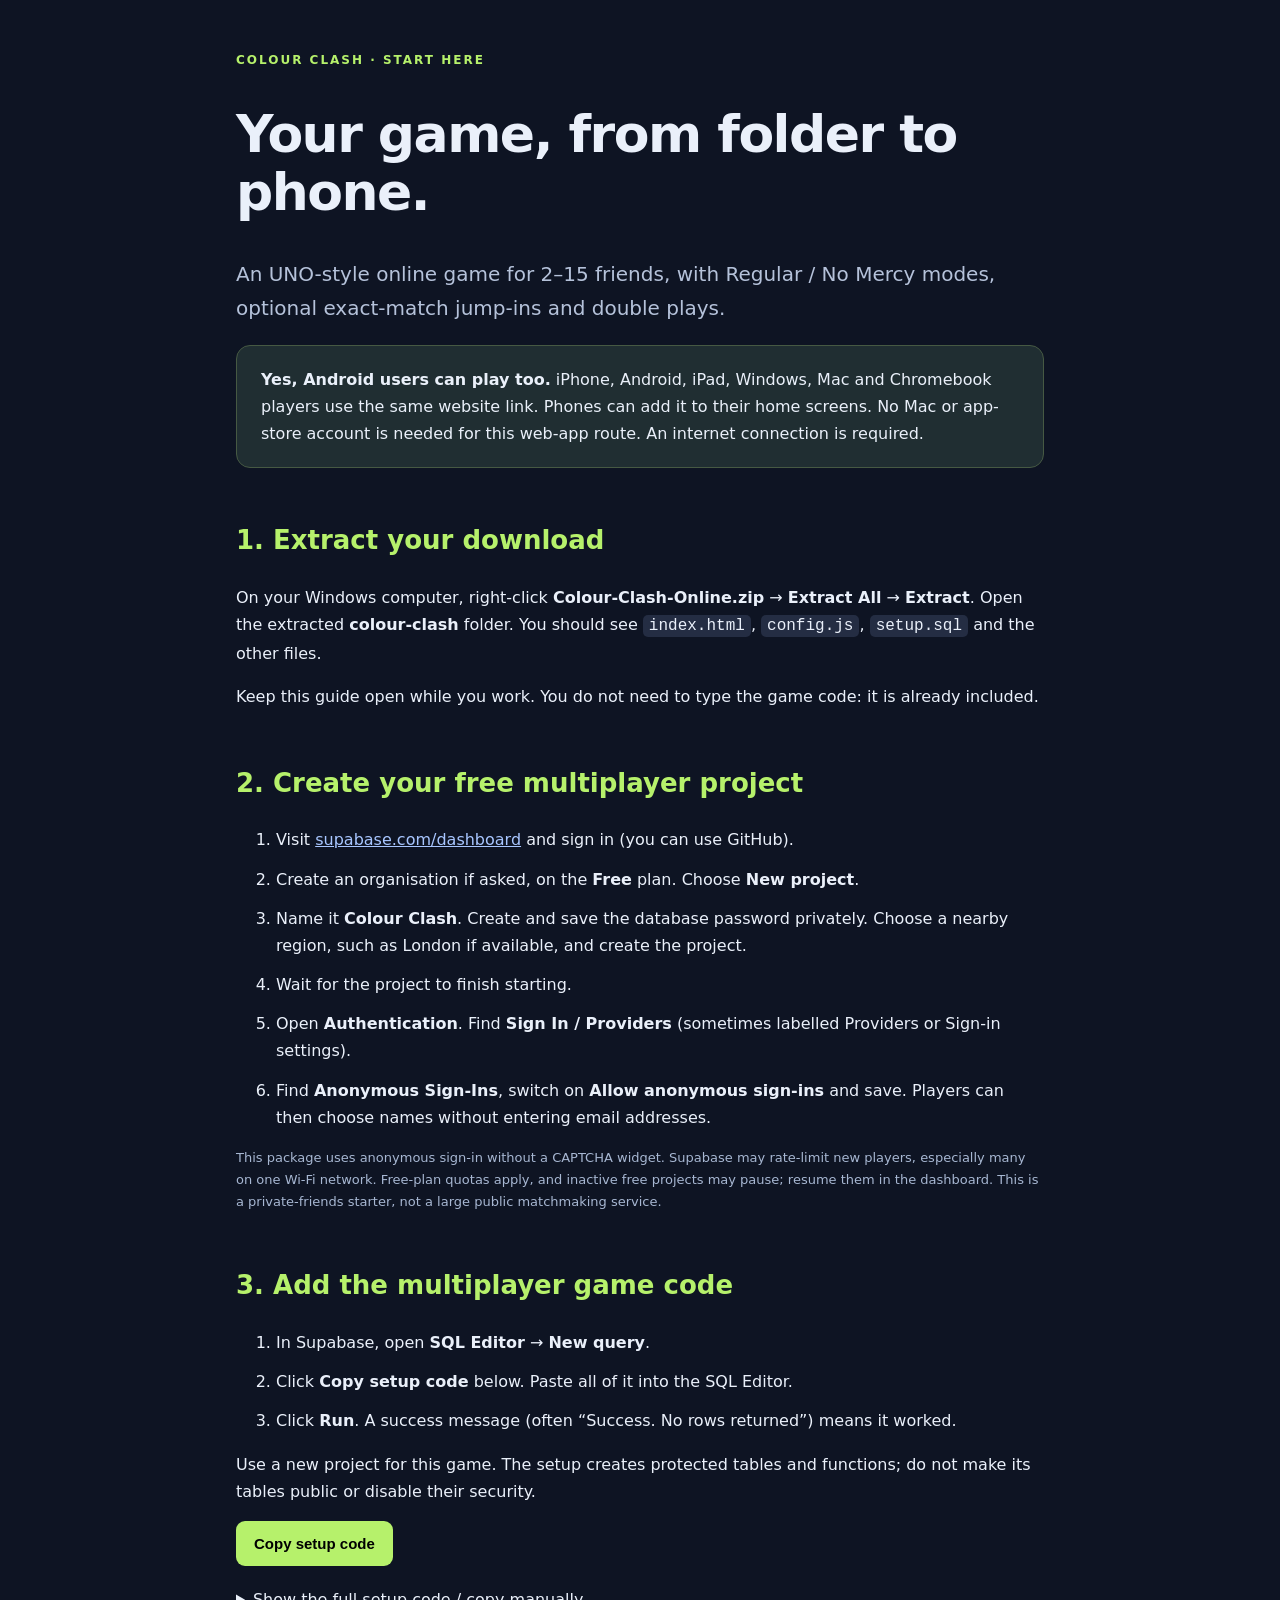
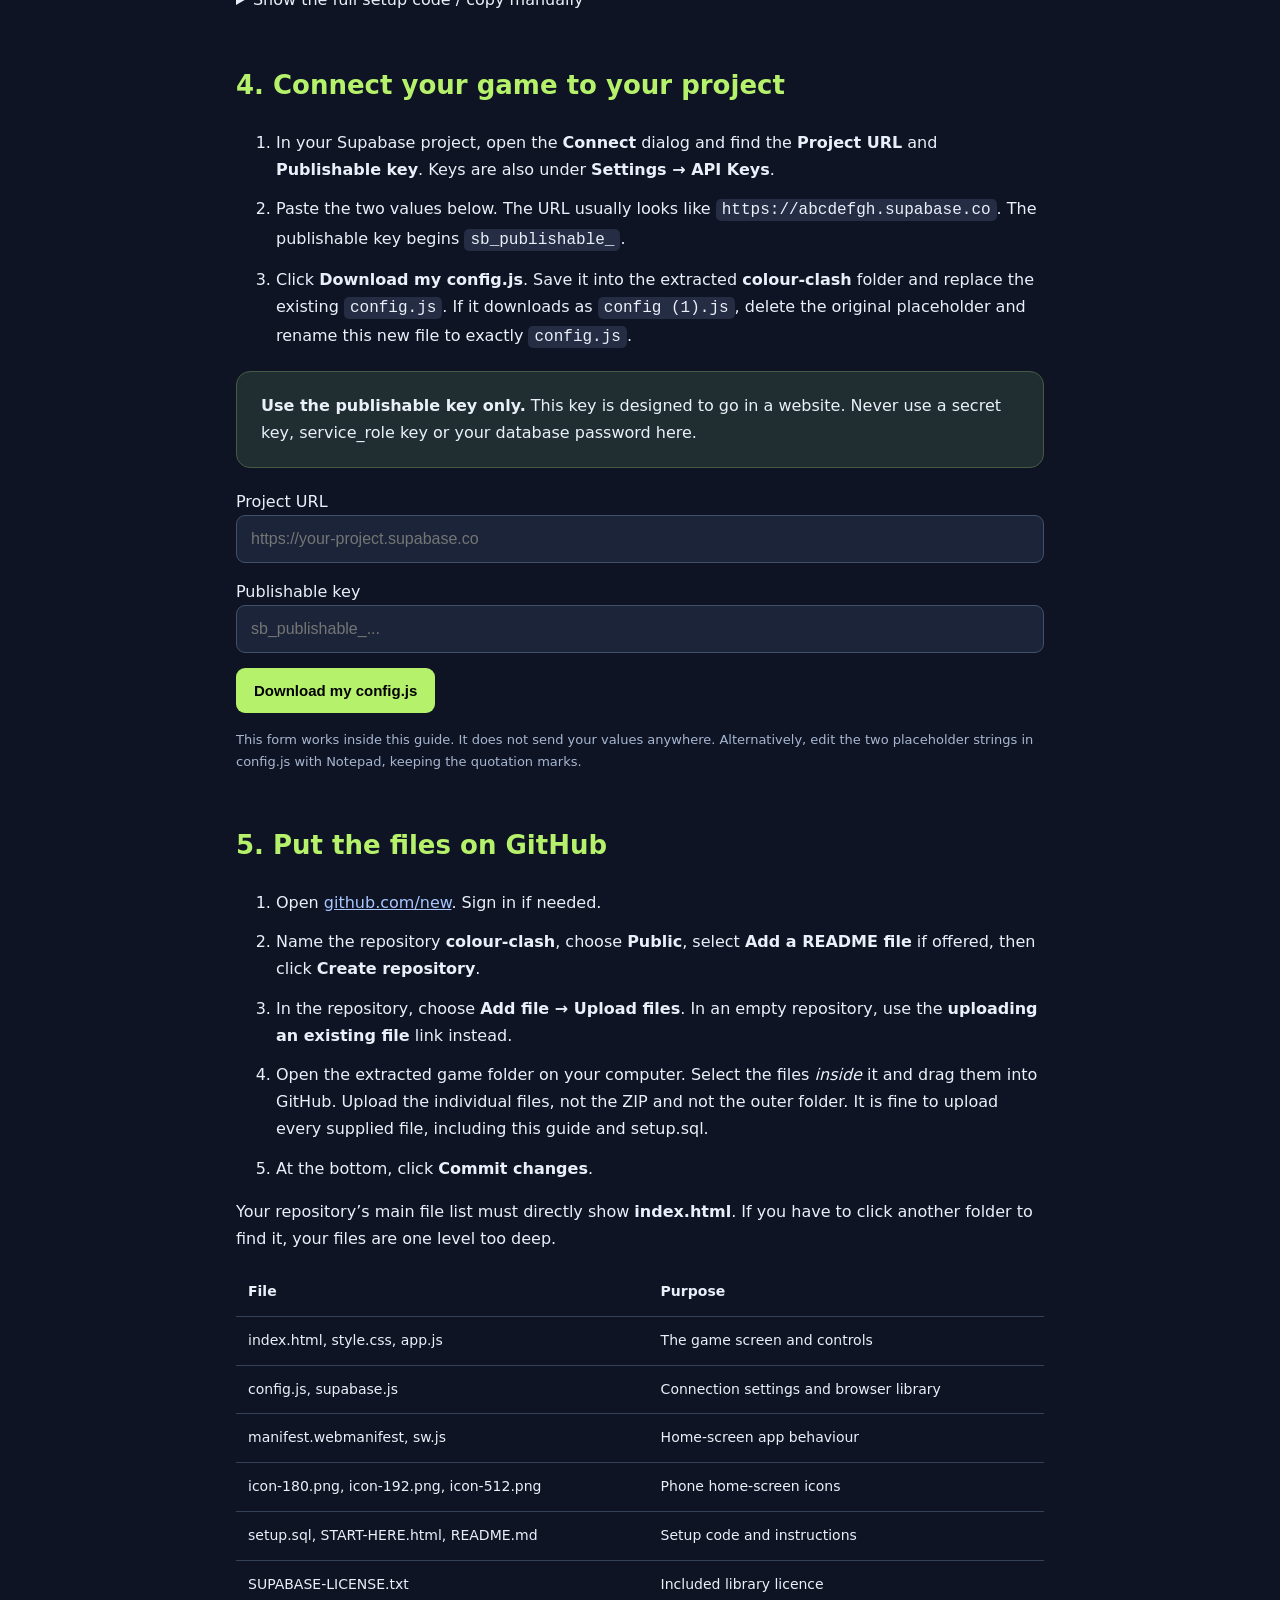
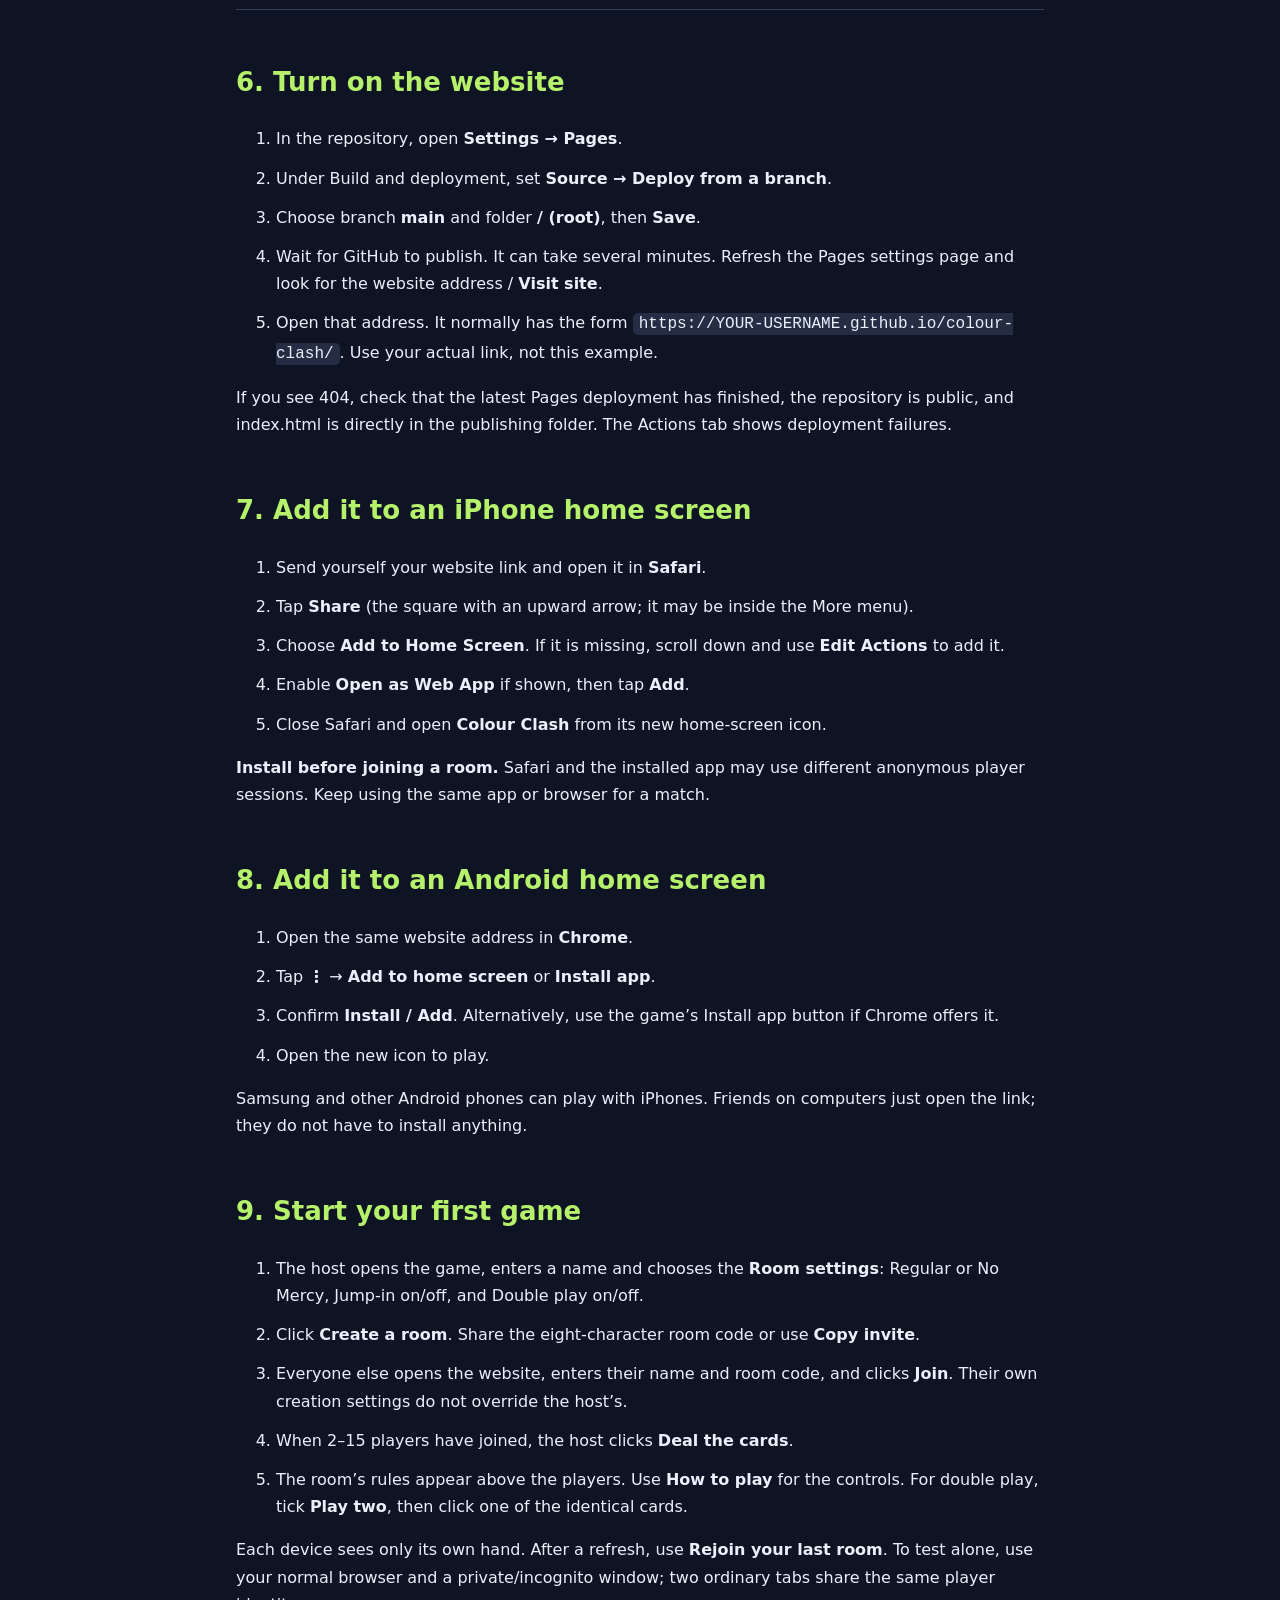
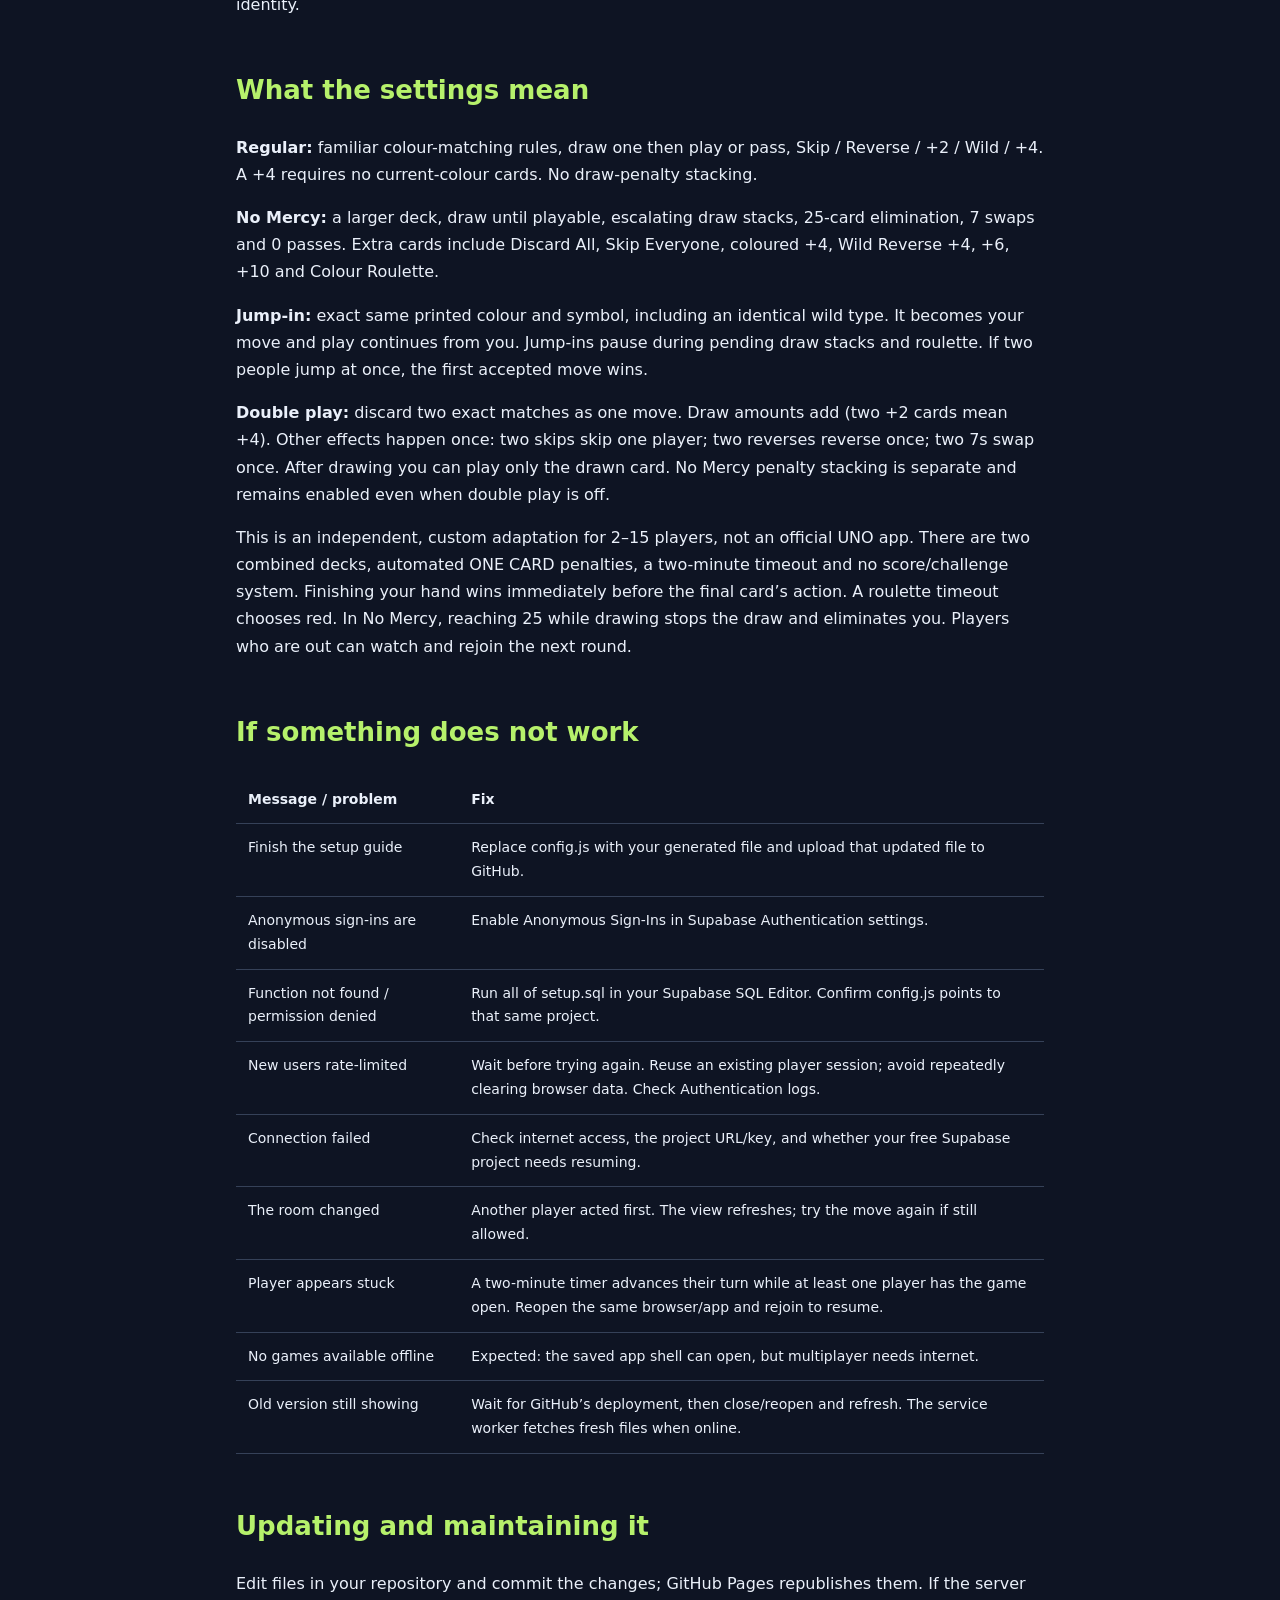
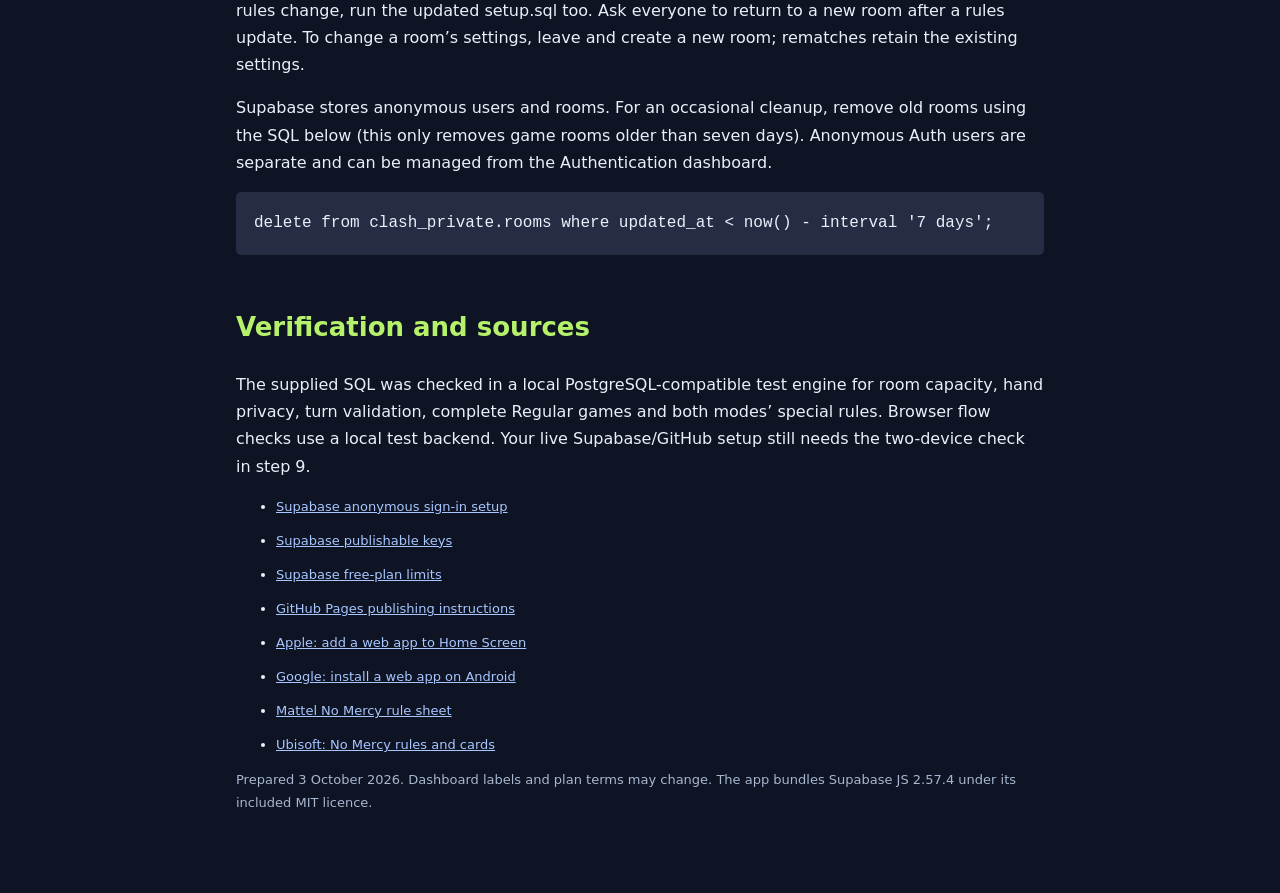
<file: START-HERE.html>
<!doctype html><html lang="en"><meta charset="utf-8"><meta name="viewport" content="width=device-width,initial-scale=1"><title>Colour Clash — Start here</title><style>*{box-sizing:border-box}body{margin:0;background:#0e1423;color:#eaf0fa;font:16px/1.7 system-ui,-apple-system,Segoe UI,sans-serif}main{max-width:860px;margin:auto;padding:50px 26px 80px}h1{font-size:clamp(32px,5vw,52px);line-height:1.12;letter-spacing:-1.5px}h2{font-size:26px;margin-top:50px;color:#b6f16b}.tag{color:#b6f16b;font-size:12px;letter-spacing:2px;font-weight:800}.lead{font-size:20px;color:#b5c2da}.note{padding:20px 24px;background:#202e32;border:1px solid #465943;border-radius:14px;margin:20px 0}a{color:#a8c6ff}li{margin:12px 0}code,pre{background:#242d43;border-radius:5px;padding:2px 6px;overflow-wrap:anywhere}pre{padding:18px;white-space:pre-wrap}button{background:#b6f16b;border:0;border-radius:9px;padding:14px 18px;font-size:15px;font-weight:750;cursor:pointer}input{display:block;width:100%;padding:14px;background:#1b2438;border:1px solid #41516d;color:white;border-radius:9px;font-size:16px}label{display:block;margin:15px 0}textarea{width:100%;height:330px;background:#080e1a;color:#d6e2fc;padding:15px;font:12px/1.6 monospace}details{margin:20px 0}table{border-collapse:collapse;width:100%;font-size:14px}td,th{border-bottom:1px solid #354158;padding:12px;text-align:left;vertical-align:top}td:first-child{min-width:140px}.small{font-size:13px;color:#a7b7d2}.sources{font-size:13px}#copied{margin-left:15px;font-size:13px}@media(max-width:500px){main{padding:30px 18px}td,th{padding:8px;font-size:12px}td:first-child{min-width:0}}</style><main><div class="tag">COLOUR CLASH · START HERE</div><h1>Your game, from folder to phone.</h1><p class="lead">An UNO-style online game for 2–15 friends, with Regular / No Mercy modes, optional exact-match jump-ins and double plays.</p><div class="note"><b>Yes, Android users can play too.</b> iPhone, Android, iPad, Windows, Mac and Chromebook players use the same website link. Phones can add it to their home screens. No Mac or app-store account is needed for this web-app route. An internet connection is required.</div>
<h2>1. Extract your download</h2><p>On your Windows computer, right-click <b>Colour-Clash-Online.zip</b> → <b>Extract All</b> → <b>Extract</b>. Open the extracted <b>colour-clash</b> folder. You should see <code>index.html</code>, <code>config.js</code>, <code>setup.sql</code> and the other files.</p><p>Keep this guide open while you work. You do not need to type the game code: it is already included.</p>
<h2>2. Create your free multiplayer project</h2><ol><li>Visit <a href="https://supabase.com/dashboard" target="_blank">supabase.com/dashboard</a> and sign in (you can use GitHub).</li><li>Create an organisation if asked, on the <b>Free</b> plan. Choose <b>New project</b>.</li><li>Name it <b>Colour Clash</b>. Create and save the database password privately. Choose a nearby region, such as London if available, and create the project.</li><li>Wait for the project to finish starting.</li><li>Open <b>Authentication</b>. Find <b>Sign In / Providers</b> (sometimes labelled Providers or Sign-in settings).</li><li>Find <b>Anonymous Sign-Ins</b>, switch on <b>Allow anonymous sign-ins</b> and save. Players can then choose names without entering email addresses.</li></ol><p class="small">This package uses anonymous sign-in without a CAPTCHA widget. Supabase may rate-limit new players, especially many on one Wi-Fi network. Free-plan quotas apply, and inactive free projects may pause; resume them in the dashboard. This is a private-friends starter, not a large public matchmaking service.</p>
<h2>3. Add the multiplayer game code</h2><ol><li>In Supabase, open <b>SQL Editor</b> → <b>New query</b>.</li><li>Click <b>Copy setup code</b> below. Paste all of it into the SQL Editor.</li><li>Click <b>Run</b>. A success message (often “Success. No rows returned”) means it worked.</li></ol><p>Use a new project for this game. The setup creates protected tables and functions; do not make its tables public or disable their security.</p><button onclick="copySQL()">Copy setup code</button><span id="copied"></span><details><summary>Show the full setup code / copy manually</summary><textarea id="sql" readonly spellcheck="false">-- Colour Clash v1. Run this WHOLE file in a NEW Supabase project&#x27;s SQL Editor.
-- No extensions, paid functions, Realtime switch, or table policies needed.
begin;
create schema if not exists clash_private;
revoke all on schema clash_private from public, anon, authenticated;
create table if not exists clash_private.rooms (
 code text primary key, host uuid not null, state jsonb not null,
 version integer not null default 0, updated_at timestamptz not null default now()
);
alter table clash_private.rooms enable row level security;
revoke all on clash_private.rooms from public, anon, authenticated;

create or replace function clash_private.shuffle(a jsonb) returns jsonb
language sql volatile set search_path = &#x27;&#x27; as $$
 select coalesce(jsonb_agg(value order by random()), &#x27;[]&#x27;::jsonb) from jsonb_array_elements(a)
$$;
create or replace function clash_private.deck(mode text default &#x27;regular&#x27;) returns jsonb
language plpgsql volatile set search_path = &#x27;&#x27; as $$
declare d jsonb := &#x27;[]&#x27;; c text; v text; copies int; k int; pack int; id int := 0; vals text[];
begin
 for pack in 1..2 loop
  foreach c in array array[&#x27;red&#x27;,&#x27;yellow&#x27;,&#x27;green&#x27;,&#x27;blue&#x27;] loop
   vals:=array[&#x27;0&#x27;,&#x27;1&#x27;,&#x27;2&#x27;,&#x27;3&#x27;,&#x27;4&#x27;,&#x27;5&#x27;,&#x27;6&#x27;,&#x27;7&#x27;,&#x27;8&#x27;,&#x27;9&#x27;,&#x27;skip&#x27;,&#x27;reverse&#x27;,&#x27;+2&#x27;];
   if mode=&#x27;mercy&#x27; then vals:=vals || array[&#x27;+4&#x27;,&#x27;skipall&#x27;,&#x27;discard&#x27;]; end if;
   foreach v in array vals loop
    copies:=case when mode=&#x27;regular&#x27; and v=&#x27;0&#x27; then 1 when v=&#x27;discard&#x27; then 3 else 2 end;
    for k in 1..copies loop
     id:=id+1; d:=d || jsonb_build_array(jsonb_build_object(&#x27;id&#x27;,id,&#x27;color&#x27;,c,&#x27;value&#x27;,v));
    end loop;
   end loop;
  end loop;
  vals:=case when mode=&#x27;mercy&#x27; then array[&#x27;reverse4&#x27;,&#x27;+6&#x27;,&#x27;+10&#x27;,&#x27;roulette&#x27;] else array[&#x27;wild&#x27;,&#x27;+4&#x27;] end;
  foreach v in array vals loop
   copies:=case when mode=&#x27;mercy&#x27; then case when v=&#x27;roulette&#x27; then 12 else 8 end else 4 end;
   for k in 1..copies loop
    id:=id+1; d:=d || jsonb_build_array(jsonb_build_object(&#x27;id&#x27;,id,&#x27;color&#x27;,&#x27;wild&#x27;,&#x27;value&#x27;,v));
   end loop;
  end loop;
 end loop;
 return clash_private.shuffle(d);
end $$;
create or replace function clash_private.active_count(s jsonb) returns int
language sql immutable set search_path = &#x27;&#x27; as $$
 select count(*)::int from jsonb_array_elements(s-&gt;&#x27;players&#x27;) p where not coalesce((p-&gt;&gt;&#x27;out&#x27;)::boolean,false)
$$;
create or replace function clash_private.next_seat(s jsonb, steps int default 1) returns int
language plpgsql immutable set search_path = &#x27;&#x27; as $$
declare pos int:=(s-&gt;&gt;&#x27;turn&#x27;)::int; n int:=jsonb_array_length(s-&gt;&#x27;players&#x27;); k int; tries int;
begin
 if clash_private.active_count(s)=0 then return pos; end if;
 for k in 1..steps loop
  for tries in 1..n loop
   pos:=(pos+(s-&gt;&gt;&#x27;direction&#x27;)::int+n)%n;
   exit when not coalesce((s-&gt;&#x27;players&#x27;-&gt;pos-&gt;&gt;&#x27;out&#x27;)::boolean,false);
  end loop;
 end loop;
 return pos;
end $$;
create or replace function clash_private.draw(s jsonb, seat int, amount int) returns jsonb
language plpgsql volatile set search_path = &#x27;&#x27; as $$
declare d jsonb:=s-&gt;&#x27;deck&#x27;; pile jsonb:=s-&gt;&#x27;pile&#x27;; h jsonb:=s-&gt;&#x27;players&#x27;-&gt;seat-&gt;&#x27;hand&#x27;; k int; retired jsonb:=coalesce(s-&gt;&#x27;retired&#x27;,&#x27;[]&#x27;::jsonb);
begin
 for k in 1..amount loop
  exit when s-&gt;&#x27;settings&#x27;-&gt;&gt;&#x27;mode&#x27;=&#x27;mercy&#x27; and jsonb_array_length(h)&gt;=25;
  if jsonb_array_length(d)=0 then
   d:=clash_private.shuffle((pile - (jsonb_array_length(pile)-1)) || retired); retired:=&#x27;[]&#x27;;
   if jsonb_array_length(pile)&gt;0 then pile:=jsonb_build_array(pile-&gt;(jsonb_array_length(pile)-1)); end if;
  end if;
  exit when jsonb_array_length(d)=0;
  h:=h || jsonb_build_array(d-&gt;0); d:=d-0;
 end loop;
 s:=jsonb_set(s,&#x27;{deck}&#x27;,d); s:=jsonb_set(s,&#x27;{pile}&#x27;,pile); s:=jsonb_set(s,&#x27;{retired}&#x27;,retired);
 return jsonb_set(s,array[&#x27;players&#x27;,seat::text,&#x27;hand&#x27;],h);
end $$;
create or replace function clash_private.draw_value(c jsonb) returns int
language sql immutable set search_path = &#x27;&#x27; as $$
 select case c-&gt;&gt;&#x27;value&#x27; when &#x27;+2&#x27; then 2 when &#x27;+4&#x27; then 4 when &#x27;reverse4&#x27; then 4 when &#x27;+6&#x27; then 6 when &#x27;+10&#x27; then 10 else 0 end
$$;
create or replace function clash_private.matches(c jsonb,s jsonb) returns boolean
language sql immutable set search_path = &#x27;&#x27; as $$
 select c-&gt;&gt;&#x27;color&#x27;=&#x27;wild&#x27; or c-&gt;&gt;&#x27;color&#x27;=s-&gt;&gt;&#x27;color&#x27; or c-&gt;&gt;&#x27;value&#x27;=(s-&gt;&#x27;pile&#x27;-&gt;(jsonb_array_length(s-&gt;&#x27;pile&#x27;)-1)-&gt;&gt;&#x27;value&#x27;)
$$;
create or replace function clash_private.finish(s jsonb) returns jsonb
language plpgsql set search_path = &#x27;&#x27; as $$
declare i int; ps jsonb; retired jsonb:=coalesce(s-&gt;&#x27;retired&#x27;,&#x27;[]&#x27;); active int;
begin
 if s-&gt;&#x27;settings&#x27;-&gt;&gt;&#x27;mode&#x27;=&#x27;mercy&#x27; then
  for i in 0..jsonb_array_length(s-&gt;&#x27;players&#x27;)-1 loop
   if jsonb_array_length(s-&gt;&#x27;players&#x27;-&gt;i-&gt;&#x27;hand&#x27;)&gt;=25 and not coalesce((s-&gt;&#x27;players&#x27;-&gt;i-&gt;&gt;&#x27;out&#x27;)::boolean,false) then
    retired:=retired || (s-&gt;&#x27;players&#x27;-&gt;i-&gt;&#x27;hand&#x27;);
    s:=jsonb_set(s,array[&#x27;players&#x27;,i::text,&#x27;hand&#x27;],&#x27;[]&#x27;); s:=jsonb_set(s,array[&#x27;players&#x27;,i::text,&#x27;out&#x27;],&#x27;true&#x27;);
    s:=jsonb_set(s,&#x27;{message}&#x27;,to_jsonb(coalesce(s-&gt;&gt;&#x27;message&#x27;,&#x27;&#x27;) || &#x27; &#x27; || (s-&gt;&#x27;players&#x27;-&gt;i-&gt;&gt;&#x27;name&#x27;) || &#x27; is out (25 cards).&#x27;));
   end if;
  end loop;
  s:=jsonb_set(s,&#x27;{retired}&#x27;,retired);
 end if;
 if s-&gt;&gt;&#x27;phase&#x27;=&#x27;playing&#x27; then
  active:=clash_private.active_count(s);
  for i in 0..jsonb_array_length(s-&gt;&#x27;players&#x27;)-1 loop
   if not coalesce((s-&gt;&#x27;players&#x27;-&gt;i-&gt;&gt;&#x27;out&#x27;)::boolean,false) and (jsonb_array_length(s-&gt;&#x27;players&#x27;-&gt;i-&gt;&#x27;hand&#x27;)=0 or active=1) then
    s:=jsonb_set(s,&#x27;{phase}&#x27;,&#x27;&quot;finished&quot;&#x27;); s:=jsonb_set(s,&#x27;{winner}&#x27;,s-&gt;&#x27;players&#x27;-&gt;i-&gt;&#x27;id&#x27;);
    s:=jsonb_set(s,&#x27;{message}&#x27;,to_jsonb(coalesce(s-&gt;&gt;&#x27;message&#x27;,&#x27;&#x27;) || &#x27; &#x27; || (s-&gt;&#x27;players&#x27;-&gt;i-&gt;&gt;&#x27;name&#x27;) || &#x27; wins!&#x27;)); exit;
   end if;
  end loop;
  if active=0 then s:=jsonb_set(s,&#x27;{phase}&#x27;,&#x27;&quot;finished&quot;&#x27;); end if;
 end if;
 return s;
end $$;

create or replace function public.clash_state(p_code text) returns jsonb
language plpgsql security definer set search_path = &#x27;&#x27; as $$
declare r clash_private.rooms; s jsonb; ps jsonb:=&#x27;[]&#x27;; p jsonb; mine jsonb; uid uuid:=auth.uid();
begin
 if uid is null then raise exception &#x27;Please reconnect.&#x27;; end if;
 select * into r from clash_private.rooms where code=upper(trim(p_code));
 if not found then raise exception &#x27;Room not found. Check the code or create a new room.&#x27;; end if;
 s:=r.state;
 for p in select value from jsonb_array_elements(s-&gt;&#x27;players&#x27;) loop
  ps:=ps || jsonb_build_array(jsonb_build_object(&#x27;id&#x27;,p-&gt;&gt;&#x27;id&#x27;,&#x27;name&#x27;,p-&gt;&gt;&#x27;name&#x27;,&#x27;count&#x27;,jsonb_array_length(p-&gt;&#x27;hand&#x27;),&#x27;out&#x27;,coalesce((p-&gt;&gt;&#x27;out&#x27;)::boolean,false),&#x27;left&#x27;,coalesce((p-&gt;&gt;&#x27;left&#x27;)::boolean,false)));
  if p-&gt;&gt;&#x27;id&#x27;=uid::text and not coalesce((p-&gt;&gt;&#x27;left&#x27;)::boolean,false) then mine:=p-&gt;&#x27;hand&#x27;; end if;
 end loop;
 if mine is null then raise exception &#x27;You are not in this room. Join it first.&#x27;; end if;
 return jsonb_build_object(&#x27;code&#x27;,r.code,&#x27;host&#x27;,r.host,&#x27;version&#x27;,r.version,&#x27;phase&#x27;,s-&gt;&gt;&#x27;phase&#x27;,&#x27;settings&#x27;,s-&gt;&#x27;settings&#x27;,
  &#x27;players&#x27;,ps,&#x27;hand&#x27;,mine,&#x27;turn&#x27;,s-&gt;&#x27;turn&#x27;,&#x27;direction&#x27;,s-&gt;&#x27;direction&#x27;,&#x27;color&#x27;,s-&gt;&#x27;color&#x27;,
  &#x27;top&#x27;,(s-&gt;&#x27;pile&#x27;)-&gt;(jsonb_array_length(s-&gt;&#x27;pile&#x27;)-1),
  &#x27;drawn&#x27;,case when s-&gt;&#x27;players&#x27;-&gt;((s-&gt;&gt;&#x27;turn&#x27;)::int)-&gt;&gt;&#x27;id&#x27;=uid::text then s-&gt;&#x27;drawn&#x27; else &#x27;null&#x27;::jsonb end,
  &#x27;pending&#x27;,s-&gt;&#x27;pending&#x27;,&#x27;minimum&#x27;,s-&gt;&#x27;minimum&#x27;,&#x27;roulette&#x27;,s-&gt;&#x27;roulette&#x27;,&#x27;winner&#x27;,s-&gt;&#x27;winner&#x27;,
  &#x27;message&#x27;,s-&gt;&gt;&#x27;message&#x27;,&#x27;deadline&#x27;,s-&gt;&#x27;deadline&#x27;,&#x27;serverTime&#x27;,extract(epoch from clock_timestamp()));
end $$;
-- Remove the old prototype overload if updating an earlier copy.
drop function if exists public.clash_enter(text,text);
create or replace function public.clash_enter(p_name text, p_code text default null, p_mode text default &#x27;regular&#x27;,
 p_jump boolean default false, p_double boolean default false) returns jsonb
language plpgsql security definer set search_path = &#x27;&#x27; as $$
declare uid uuid:=auth.uid(); r clash_private.rooms; c text; s jsonb; nm text:=left(trim(p_name),20); ps jsonb;
begin
 if uid is null then raise exception &#x27;Please reconnect.&#x27;; end if;
 if nm is null or length(nm)&lt;1 then raise exception &#x27;Enter your name first.&#x27;; end if;
 if p_mode is null or p_mode not in (&#x27;regular&#x27;,&#x27;mercy&#x27;) then raise exception &#x27;Choose a valid game mode.&#x27;; end if;
 perform pg_advisory_xact_lock(hashtext(uid::text));
 if p_code is null or trim(p_code)=&#x27;&#x27; then
  delete from clash_private.rooms where host=uid and updated_at&lt;now()-interval &#x27;24 hours&#x27;;
  if (select count(*) from clash_private.rooms where host=uid)&gt;=5 then raise exception &#x27;You already host five rooms. Rejoin one, or leave an old room first.&#x27;; end if;
  loop
   c:=upper(substr(replace(gen_random_uuid()::text,&#x27;-&#x27;,&#x27;&#x27;),1,8));
   exit when not exists(select 1 from clash_private.rooms where code=c);
  end loop;
  s:=jsonb_build_object(&#x27;phase&#x27;,&#x27;lobby&#x27;,&#x27;players&#x27;,jsonb_build_array(jsonb_build_object(&#x27;id&#x27;,uid,&#x27;name&#x27;,nm,&#x27;hand&#x27;,&#x27;[]&#x27;::jsonb,&#x27;out&#x27;,false,&#x27;left&#x27;,false)),
    &#x27;settings&#x27;,jsonb_build_object(&#x27;mode&#x27;,p_mode,&#x27;jump&#x27;,coalesce(p_jump,false),&#x27;double&#x27;,coalesce(p_double,false)),
    &#x27;deck&#x27;,&#x27;[]&#x27;::jsonb,&#x27;pile&#x27;,&#x27;[]&#x27;::jsonb,&#x27;retired&#x27;,&#x27;[]&#x27;::jsonb,&#x27;turn&#x27;,0,&#x27;direction&#x27;,1,&#x27;drawn&#x27;,null,&#x27;pending&#x27;,0,&#x27;minimum&#x27;,0,&#x27;roulette&#x27;,false,&#x27;message&#x27;,nm || &#x27; opened the room.&#x27;);
  insert into clash_private.rooms(code,host,state) values(c,uid,s);
 else
  c:=upper(trim(p_code)); select * into r from clash_private.rooms where code=c for update;
  if not found then raise exception &#x27;Room not found. Check the eight-character code.&#x27;; end if;
  s:=r.state; ps:=s-&gt;&#x27;players&#x27;;
  if exists(select 1 from jsonb_array_elements(ps) p where p-&gt;&gt;&#x27;id&#x27;=uid::text and not coalesce((p-&gt;&gt;&#x27;left&#x27;)::boolean,false)) then return public.clash_state(c); end if;
  if s-&gt;&gt;&#x27;phase&#x27;&lt;&gt;&#x27;lobby&#x27; then raise exception &#x27;Game already started. Ask the host to return to the lobby after this round.&#x27;; end if;
  if jsonb_array_length(ps)&gt;=15 then raise exception &#x27;This room is full (15 players).&#x27;; end if;
  s:=jsonb_set(s,&#x27;{players}&#x27;,ps || jsonb_build_array(jsonb_build_object(&#x27;id&#x27;,uid,&#x27;name&#x27;,nm,&#x27;hand&#x27;,&#x27;[]&#x27;::jsonb,&#x27;out&#x27;,false,&#x27;left&#x27;,false)));
  s:=jsonb_set(s,&#x27;{message}&#x27;,to_jsonb(nm || &#x27; joined.&#x27;));
  update clash_private.rooms set state=s,version=version+1,updated_at=now() where code=c;
 end if;
 return public.clash_state(c);
end $$;

drop function if exists public.clash_action(text,int,text,int,text,boolean);
create or replace function public.clash_action(p_code text, p_version int, p_action text,
 p_card int default null, p_color text default null, p_uno boolean default false,
 p_double boolean default false, p_target text default null) returns jsonb
language plpgsql security definer set search_path = &#x27;&#x27; as $$
declare uid uuid:=auth.uid(); r clash_private.rooms; s jsonb; ps jsonb; h jsonb; oldhands jsonb; card jsonb; topcard jsonb; extras jsonb; item jsonb;
 seat int; n int; i int; j int; target int; steps int:=1; amount int:=0; before_count int; picked int; copies int:=1; idx int; jump boolean:=false;
 nm text; val text; msg text; mode text; advance boolean:=false; turnseat int; countbefore int; timeout boolean:=false;
begin
 if uid is null then raise exception &#x27;Please reconnect.&#x27;; end if;
 select * into r from clash_private.rooms where code=upper(trim(p_code)) for update;
 if not found then raise exception &#x27;Room no longer exists.&#x27;; end if;
 s:=r.state; ps:=s-&gt;&#x27;players&#x27;; n:=jsonb_array_length(ps); mode:=s-&gt;&#x27;settings&#x27;-&gt;&gt;&#x27;mode&#x27;;
 for i in 0..n-1 loop if ps-&gt;i-&gt;&gt;&#x27;id&#x27;=uid::text and not coalesce((ps-&gt;i-&gt;&gt;&#x27;left&#x27;)::boolean,false) then seat:=i; end if; end loop;
 if seat is null then raise exception &#x27;Join this room first.&#x27;; end if;
 if p_version is distinct from r.version then raise exception &#x27;The room changed. Try again.&#x27;; end if;
 nm:=ps-&gt;seat-&gt;&gt;&#x27;name&#x27;;
 if p_action=&#x27;leave&#x27; then
  if s-&gt;&gt;&#x27;phase&#x27;=&#x27;lobby&#x27; then
   ps:=ps-seat; s:=jsonb_set(s,&#x27;{players}&#x27;,ps); s:=jsonb_set(s,&#x27;{turn}&#x27;,&#x27;0&#x27;);
  else
   s:=jsonb_set(s,&#x27;{retired}&#x27;,(s-&gt;&#x27;retired&#x27;) || (ps-&gt;seat-&gt;&#x27;hand&#x27;));
   s:=jsonb_set(s,array[&#x27;players&#x27;,seat::text,&#x27;hand&#x27;],&#x27;[]&#x27;); s:=jsonb_set(s,array[&#x27;players&#x27;,seat::text,&#x27;out&#x27;],&#x27;true&#x27;);
   s:=jsonb_set(s,array[&#x27;players&#x27;,seat::text,&#x27;left&#x27;],&#x27;true&#x27;);
   if seat=(s-&gt;&gt;&#x27;turn&#x27;)::int then
    s:=jsonb_set(s,&#x27;{turn}&#x27;,to_jsonb(clash_private.next_seat(s))); s:=jsonb_set(s,&#x27;{drawn}&#x27;,&#x27;null&#x27;);
    s:=jsonb_set(s,&#x27;{deadline}&#x27;,to_jsonb(extract(epoch from clock_timestamp())+120));
   end if;
   ps:=s-&gt;&#x27;players&#x27;;
  end if;
  if not exists(select 1 from jsonb_array_elements(ps) p where not coalesce((p-&gt;&gt;&#x27;left&#x27;)::boolean,false)) then
   delete from clash_private.rooms where code=r.code; return jsonb_build_object(&#x27;left&#x27;,true);
  end if;
  if r.host=uid then select (p-&gt;&gt;&#x27;id&#x27;)::uuid into r.host from jsonb_array_elements(ps) p where not coalesce((p-&gt;&gt;&#x27;left&#x27;)::boolean,false) limit 1; end if;
  s:=jsonb_set(s,&#x27;{message}&#x27;,to_jsonb(nm || &#x27; left the room.&#x27;)); s:=clash_private.finish(s);
  update clash_private.rooms set state=s,host=r.host,version=version+1,updated_at=now() where code=r.code;
  return jsonb_build_object(&#x27;left&#x27;,true);
 elsif p_action=&#x27;lobby&#x27; then
  if uid&lt;&gt;r.host or s-&gt;&gt;&#x27;phase&#x27;&lt;&gt;&#x27;finished&#x27; then raise exception &#x27;Only the host can reopen a finished game.&#x27;; end if;
  select coalesce(jsonb_agg(jsonb_set(jsonb_set(p,&#x27;{hand}&#x27;,&#x27;[]&#x27;),&#x27;{out}&#x27;,&#x27;false&#x27;)),&#x27;[]&#x27;) into ps from jsonb_array_elements(ps) p where not coalesce((p-&gt;&gt;&#x27;left&#x27;)::boolean,false);
  s:=jsonb_set(s,&#x27;{players}&#x27;,ps); s:=jsonb_set(s,&#x27;{phase}&#x27;,&#x27;&quot;lobby&quot;&#x27;);
  s:=s || jsonb_build_object(&#x27;deck&#x27;,&#x27;[]&#x27;::jsonb,&#x27;pile&#x27;,&#x27;[]&#x27;::jsonb,&#x27;retired&#x27;,&#x27;[]&#x27;::jsonb,&#x27;turn&#x27;,0,&#x27;drawn&#x27;,null,&#x27;pending&#x27;,0,&#x27;minimum&#x27;,0,&#x27;roulette&#x27;,false);
  s:=s-&#x27;winner&#x27;-&#x27;deadline&#x27;; msg:=&#x27;Lobby open. Invite friends or start again.&#x27;;
 elsif p_action=&#x27;start&#x27; then
  if uid&lt;&gt;r.host then raise exception &#x27;Only the host can start.&#x27;; end if;
  if s-&gt;&gt;&#x27;phase&#x27;&lt;&gt;&#x27;lobby&#x27; then raise exception &#x27;Return to the lobby first.&#x27;; end if;
  if n&lt;2 then raise exception &#x27;You need at least two players.&#x27;; end if;
  s:=jsonb_set(s,&#x27;{deck}&#x27;,clash_private.deck(mode)); s:=jsonb_set(s,&#x27;{pile}&#x27;,&#x27;[]&#x27;); s:=jsonb_set(s,&#x27;{retired}&#x27;,&#x27;[]&#x27;);
  for i in 0..n-1 loop s:=jsonb_set(s,array[&#x27;players&#x27;,i::text,&#x27;hand&#x27;],&#x27;[]&#x27;); s:=clash_private.draw(s,i,7); end loop;
  select value,(ordinality-1)::int into card,idx from jsonb_array_elements(s-&gt;&#x27;deck&#x27;) with ordinality where value-&gt;&gt;&#x27;value&#x27; ~ &#x27;^[0-9]$&#x27; limit 1;
  s:=jsonb_set(s,&#x27;{deck}&#x27;,(s-&gt;&#x27;deck&#x27;)-idx); s:=jsonb_set(s,&#x27;{pile}&#x27;,jsonb_build_array(card));
  s:=s || jsonb_build_object(&#x27;color&#x27;,card-&gt;&gt;&#x27;color&#x27;,&#x27;phase&#x27;,&#x27;playing&#x27;,&#x27;turn&#x27;,floor(random()*n)::int,&#x27;direction&#x27;,1,&#x27;drawn&#x27;,null,&#x27;pending&#x27;,0,&#x27;minimum&#x27;,0,&#x27;roulette&#x27;,false,&#x27;deadline&#x27;,extract(epoch from clock_timestamp())+120);
  s:=s-&#x27;winner&#x27;; msg:=&#x27;Cards dealt. Let’s play!&#x27;;
 else
  if s-&gt;&gt;&#x27;phase&#x27;&lt;&gt;&#x27;playing&#x27; then raise exception &#x27;The game is not running.&#x27;; end if;
  turnseat:=(s-&gt;&gt;&#x27;turn&#x27;)::int;
  timeout:=p_action=&#x27;timeout&#x27;;
  if timeout then
   if extract(epoch from clock_timestamp()) &lt; (s-&gt;&gt;&#x27;deadline&#x27;)::numeric then raise exception &#x27;There is still time on this turn.&#x27;; end if;
   seat:=turnseat; nm:=ps-&gt;seat-&gt;&gt;&#x27;name&#x27;;
  elsif coalesce((ps-&gt;seat-&gt;&gt;&#x27;out&#x27;)::boolean,false) then raise exception &#x27;You are out this round. You can watch until the rematch.&#x27;;
  end if;
  h:=s-&gt;&#x27;players&#x27;-&gt;seat-&gt;&#x27;hand&#x27;; topcard:=s-&gt;&#x27;pile&#x27;-&gt;(jsonb_array_length(s-&gt;&#x27;pile&#x27;)-1); countbefore:=jsonb_array_length(h);
  if not timeout and extract(epoch from clock_timestamp()) &gt;= (s-&gt;&gt;&#x27;deadline&#x27;)::numeric then raise exception &#x27;Time is up. Wait for the next turn.&#x27;; end if;
  if p_action=&#x27;play&#x27; then
   select value,(ordinality-1)::int into card,idx from jsonb_array_elements(h) with ordinality where (value-&gt;&gt;&#x27;id&#x27;)::int=p_card;
   if card is null then raise exception &#x27;That card is not in your hand.&#x27;; end if;
   jump:=seat&lt;&gt;turnseat;
   if jump then
    if not coalesce((s-&gt;&#x27;settings&#x27;-&gt;&gt;&#x27;jump&#x27;)::boolean,false) or card-&gt;&gt;&#x27;color&#x27;&lt;&gt;topcard-&gt;&gt;&#x27;color&#x27; or card-&gt;&gt;&#x27;value&#x27;&lt;&gt;topcard-&gt;&gt;&#x27;value&#x27; then raise exception &#x27;Wait for your turn, or jump in with an exact matching card.&#x27;; end if;
    if (s-&gt;&gt;&#x27;roulette&#x27;)::boolean or (s-&gt;&gt;&#x27;pending&#x27;)::int&gt;0 then raise exception &#x27;Resolve the draw penalty before jumping in.&#x27;; end if;
   elsif s-&gt;&gt;&#x27;drawn&#x27; is not null and (s-&gt;&gt;&#x27;drawn&#x27;)::int&lt;&gt;p_card then raise exception &#x27;You can only play the card you just drew.&#x27;;
   end if;
   val:=card-&gt;&gt;&#x27;value&#x27;; amount:=clash_private.draw_value(card);
   if (s-&gt;&gt;&#x27;roulette&#x27;)::boolean then raise exception &#x27;Choose a roulette colour first.&#x27;; end if;
   if (s-&gt;&gt;&#x27;pending&#x27;)::int&gt;0 then
    if amount&lt;(s-&gt;&gt;&#x27;minimum&#x27;)::int then raise exception &#x27;Stack a draw card of equal or higher value, or take the penalty.&#x27;; end if;
   elsif not clash_private.matches(card,s) then raise exception &#x27;Match the colour or symbol.&#x27;;
   end if;
   if mode=&#x27;regular&#x27; and val=&#x27;+4&#x27; and exists(select 1 from jsonb_array_elements(h) x where x-&gt;&gt;&#x27;color&#x27;=s-&gt;&gt;&#x27;color&#x27;) then raise exception &#x27;You can only play +4 when you have no cards of the current colour.&#x27;; end if;
   if card-&gt;&gt;&#x27;color&#x27;=&#x27;wild&#x27; and val&lt;&gt;&#x27;roulette&#x27; and (p_color is null or p_color not in (&#x27;red&#x27;,&#x27;yellow&#x27;,&#x27;green&#x27;,&#x27;blue&#x27;)) then raise exception &#x27;Choose a colour.&#x27;; end if;
   h:=h-idx;
   if coalesce(p_double,false) then
    if not coalesce((s-&gt;&#x27;settings&#x27;-&gt;&gt;&#x27;double&#x27;)::boolean,false) then raise exception &#x27;Double play is off in this room.&#x27;; end if;
    if not jump and s-&gt;&gt;&#x27;drawn&#x27; is not null then raise exception &#x27;After drawing, play only the drawn card.&#x27;; end if;
    select (ordinality-1)::int into idx from jsonb_array_elements(h) with ordinality where value-&gt;&gt;&#x27;color&#x27;=card-&gt;&gt;&#x27;color&#x27; and value-&gt;&gt;&#x27;value&#x27;=val limit 1;
    if idx is null then raise exception &#x27;You need two identical cards (same colour and symbol).&#x27;; end if;
    s:=jsonb_set(s,&#x27;{pile}&#x27;,(s-&gt;&#x27;pile&#x27;) || jsonb_build_array(h-&gt;idx)); h:=h-idx; copies:=2;
   end if;
   s:=jsonb_set(s,&#x27;{turn}&#x27;,to_jsonb(seat));
   if mode=&#x27;mercy&#x27; and val=&#x27;discard&#x27; then
    select coalesce(jsonb_agg(value),&#x27;[]&#x27;) into extras from jsonb_array_elements(h) where value-&gt;&gt;&#x27;color&#x27;=card-&gt;&gt;&#x27;color&#x27;;
    select coalesce(jsonb_agg(value),&#x27;[]&#x27;) into h from jsonb_array_elements(h) where value-&gt;&gt;&#x27;color&#x27;&lt;&gt;card-&gt;&gt;&#x27;color&#x27;;
    s:=jsonb_set(s,&#x27;{pile}&#x27;,(s-&gt;&#x27;pile&#x27;) || extras);
   end if;
   s:=jsonb_set(s,array[&#x27;players&#x27;,seat::text,&#x27;hand&#x27;],h);
   s:=jsonb_set(s,&#x27;{pile}&#x27;,(s-&gt;&#x27;pile&#x27;) || jsonb_build_array(card));
   if val&lt;&gt;&#x27;roulette&#x27; then s:=jsonb_set(s,&#x27;{color}&#x27;,to_jsonb(case when card-&gt;&gt;&#x27;color&#x27;=&#x27;wild&#x27; then p_color else card-&gt;&gt;&#x27;color&#x27; end)); end if;
   msg:=nm || case when jump then &#x27; jumped in with &#x27; else &#x27; played &#x27; end || copies || &#x27; × &#x27; || (card-&gt;&gt;&#x27;color&#x27;) || &#x27; &#x27; || val || &#x27;.&#x27;;
   -- Finishing on any card wins immediately, before swap/pass effects.
   if jsonb_array_length(h)=0 then
    s:=jsonb_set(s,&#x27;{phase}&#x27;,&#x27;&quot;finished&quot;&#x27;); s:=jsonb_set(s,&#x27;{winner}&#x27;,to_jsonb(uid::text)); msg:=msg || &#x27; &#x27; || nm || &#x27; wins!&#x27;;
   else
    if val in (&#x27;reverse&#x27;,&#x27;reverse4&#x27;) then s:=jsonb_set(s,&#x27;{direction}&#x27;,to_jsonb(-(s-&gt;&gt;&#x27;direction&#x27;)::int)); if clash_private.active_count(s)=2 then steps:=2; end if; end if;
    if val=&#x27;skip&#x27; then steps:=2; end if;
    if val=&#x27;skipall&#x27; then steps:=0; end if;
    if amount&gt;0 then
     if mode=&#x27;mercy&#x27; then
      s:=jsonb_set(s,&#x27;{pending}&#x27;,to_jsonb((s-&gt;&gt;&#x27;pending&#x27;)::int+amount*copies)); s:=jsonb_set(s,&#x27;{minimum}&#x27;,to_jsonb(amount));
     else
      target:=clash_private.next_seat(s); s:=clash_private.draw(s,target,amount*copies); steps:=2;
      msg:=msg || &#x27; &#x27; || (ps-&gt;target-&gt;&gt;&#x27;name&#x27;) || &#x27; draws &#x27; || amount*copies || &#x27; and misses a turn.&#x27;;
     end if;
    end if;
    if mode=&#x27;mercy&#x27; and val=&#x27;7&#x27; then
     select (ordinality-1)::int into target from jsonb_array_elements(s-&gt;&#x27;players&#x27;) with ordinality where value-&gt;&gt;&#x27;id&#x27;=p_target and value-&gt;&gt;&#x27;id&#x27;&lt;&gt;uid::text and not coalesce((value-&gt;&gt;&#x27;out&#x27;)::boolean,false);
     if target is null then raise exception &#x27;Choose an active player to swap hands with.&#x27;; end if;
     s:=jsonb_set(s,array[&#x27;players&#x27;,seat::text,&#x27;hand&#x27;],s-&gt;&#x27;players&#x27;-&gt;target-&gt;&#x27;hand&#x27;);
     s:=jsonb_set(s,array[&#x27;players&#x27;,target::text,&#x27;hand&#x27;],h); msg:=msg || &#x27; Swapped hands with &#x27; || (ps-&gt;target-&gt;&gt;&#x27;name&#x27;) || &#x27;.&#x27;;
    elsif mode=&#x27;mercy&#x27; and val=&#x27;0&#x27; then
     oldhands:=s-&gt;&#x27;players&#x27;;
     for j in 0..n-1 loop
      if not coalesce((oldhands-&gt;j-&gt;&gt;&#x27;out&#x27;)::boolean,false) then
       target:=clash_private.next_seat(jsonb_set(s,&#x27;{turn}&#x27;,to_jsonb(j)));
       s:=jsonb_set(s,array[&#x27;players&#x27;,target::text,&#x27;hand&#x27;],oldhands-&gt;j-&gt;&#x27;hand&#x27;);
      end if;
     end loop;
     msg:=msg || &#x27; Everyone passed their hand.&#x27;;
    end if;
    -- Simplified digital ONE CARD rule applies to the played hand before swaps.
    if jsonb_array_length(h)=1 then
     if coalesce(p_uno,false) then msg:=msg || &#x27; ONE CARD!&#x27;;
     else s:=clash_private.draw(s,seat,2); msg:=msg || &#x27; Forgot ONE CARD: drew 2.&#x27;; end if;
    end if;
    if val=&#x27;roulette&#x27; then s:=jsonb_set(s,&#x27;{roulette}&#x27;,&#x27;true&#x27;); end if;
   end if;
   advance:=true;
  else
   if not timeout and seat&lt;&gt;turnseat then raise exception &#x27;Wait for your turn.&#x27;; end if;
   if not timeout and extract(epoch from clock_timestamp()) &gt;= (s-&gt;&gt;&#x27;deadline&#x27;)::numeric then raise exception &#x27;Time is up. Wait for the next turn.&#x27;; end if;
   if (s-&gt;&gt;&#x27;roulette&#x27;)::boolean then
    if not timeout and p_action&lt;&gt;&#x27;roulette&#x27; then raise exception &#x27;Choose a roulette colour first.&#x27;; end if;
    if timeout then p_color:=&#x27;red&#x27;; end if;
    if p_color is null or p_color not in (&#x27;red&#x27;,&#x27;yellow&#x27;,&#x27;green&#x27;,&#x27;blue&#x27;) then raise exception &#x27;Choose a colour.&#x27;; end if;
    for j in 1..336 loop
     before_count:=jsonb_array_length(s-&gt;&#x27;players&#x27;-&gt;seat-&gt;&#x27;hand&#x27;); s:=clash_private.draw(s,seat,1); h:=s-&gt;&#x27;players&#x27;-&gt;seat-&gt;&#x27;hand&#x27;;
     exit when jsonb_array_length(h)=before_count;
     card:=h-&gt;(jsonb_array_length(h)-1);
     exit when card-&gt;&gt;&#x27;color&#x27;=p_color or jsonb_array_length(h)&gt;=25;
    end loop;
    s:=jsonb_set(s,&#x27;{color}&#x27;,to_jsonb(p_color)); s:=jsonb_set(s,&#x27;{roulette}&#x27;,&#x27;false&#x27;);
    msg:=nm || &#x27; chose &#x27; || p_color || &#x27; and drew &#x27; || (jsonb_array_length(h)-countbefore) || &#x27; in roulette.&#x27;; advance:=true;
   elsif (s-&gt;&gt;&#x27;pending&#x27;)::int&gt;0 then
    if not timeout and p_action&lt;&gt;&#x27;draw&#x27; then raise exception &#x27;Stack a draw card or take the penalty.&#x27;; end if;
    amount:=(s-&gt;&gt;&#x27;pending&#x27;)::int; s:=clash_private.draw(s,seat,amount);
    s:=jsonb_set(s,&#x27;{pending}&#x27;,&#x27;0&#x27;); s:=jsonb_set(s,&#x27;{minimum}&#x27;,&#x27;0&#x27;); msg:=nm || &#x27; took a +&#x27; || amount || &#x27; penalty.&#x27;; advance:=true;
   elsif timeout then
    if s-&gt;&gt;&#x27;drawn&#x27; is null then s:=clash_private.draw(s,seat,1); end if;
    msg:=nm || &#x27; ran out of time. Turn passed.&#x27;; advance:=true;
   elsif p_action=&#x27;draw&#x27; then
    if s-&gt;&gt;&#x27;drawn&#x27; is not null then raise exception &#x27;You already drew. Play that card or pass.&#x27;; end if;
    if mode=&#x27;mercy&#x27; and exists(select 1 from jsonb_array_elements(h) x where clash_private.matches(x,s)) then raise exception &#x27;You have a playable card. Play it instead of drawing.&#x27;; end if;
    for j in 1..336 loop
     before_count:=jsonb_array_length(s-&gt;&#x27;players&#x27;-&gt;seat-&gt;&#x27;hand&#x27;); s:=clash_private.draw(s,seat,1); h:=s-&gt;&#x27;players&#x27;-&gt;seat-&gt;&#x27;hand&#x27;;
     if jsonb_array_length(h)=before_count then advance:=true; exit; end if;
     card:=h-&gt;(jsonb_array_length(h)-1);
     exit when mode=&#x27;regular&#x27; or clash_private.matches(card,s) or jsonb_array_length(h)&gt;=25;
    end loop;
    s:=jsonb_set(s,&#x27;{drawn}&#x27;,coalesce(card-&gt;&#x27;id&#x27;,&#x27;null&#x27;::jsonb));
    msg:=nm || &#x27; drew &#x27; || (jsonb_array_length(h)-countbefore) || &#x27; card(s).&#x27;;
    if mode=&#x27;mercy&#x27; and jsonb_array_length(h)&gt;=25 then advance:=true; end if;
   elsif p_action=&#x27;pass&#x27; then
    if s-&gt;&gt;&#x27;drawn&#x27; is null then raise exception &#x27;Draw a card before passing.&#x27;; end if;
    if mode=&#x27;mercy&#x27; and exists(select 1 from jsonb_array_elements(h) x where (x-&gt;&gt;&#x27;id&#x27;)::int=(s-&gt;&gt;&#x27;drawn&#x27;)::int and clash_private.matches(x,s)) then raise exception &#x27;In No Mercy, you must play the matching card you drew.&#x27;; end if;
    advance:=true; msg:=nm || &#x27; passed.&#x27;;
   else raise exception &#x27;Unknown action.&#x27;;
   end if;
  end if;
  s:=jsonb_set(s,&#x27;{message}&#x27;,to_jsonb(msg)); s:=clash_private.finish(s); msg:=s-&gt;&gt;&#x27;message&#x27;;
  if advance then
   if steps=0 and coalesce((s-&gt;&#x27;players&#x27;-&gt;((s-&gt;&gt;&#x27;turn&#x27;)::int)-&gt;&gt;&#x27;out&#x27;)::boolean,false) then steps:=1; end if;
   s:=jsonb_set(s,&#x27;{turn}&#x27;,to_jsonb(clash_private.next_seat(s,steps))); s:=jsonb_set(s,&#x27;{drawn}&#x27;,&#x27;null&#x27;);
   s:=jsonb_set(s,&#x27;{deadline}&#x27;,to_jsonb(extract(epoch from clock_timestamp())+120));
  end if;
 end if;
 s:=jsonb_set(s,&#x27;{message}&#x27;,to_jsonb(msg));
 update clash_private.rooms set state=s,version=version+1,updated_at=now() where code=r.code;
 return public.clash_state(r.code);
end $$;
revoke all on all functions in schema clash_private from public, anon, authenticated;
revoke all on function public.clash_state(text) from public, anon;
revoke all on function public.clash_enter(text,text,text,boolean,boolean) from public, anon;
revoke all on function public.clash_action(text,int,text,int,text,boolean,boolean,text) from public, anon;
grant execute on function public.clash_state(text) to authenticated;
grant execute on function public.clash_enter(text,text,text,boolean,boolean) to authenticated;
grant execute on function public.clash_action(text,int,text,int,text,boolean,boolean,text) to authenticated;
commit;
</textarea></details>
<h2>4. Connect your game to your project</h2><ol><li>In your Supabase project, open the <b>Connect</b> dialog and find the <b>Project URL</b> and <b>Publishable key</b>. Keys are also under <b>Settings → API Keys</b>.</li><li>Paste the two values below. The URL usually looks like <code>https://abcdefgh.supabase.co</code>. The publishable key begins <code>sb_publishable_</code>.</li><li>Click <b>Download my config.js</b>. Save it into the extracted <b>colour-clash</b> folder and replace the existing <code>config.js</code>. If it downloads as <code>config (1).js</code>, delete the original placeholder and rename this new file to exactly <code>config.js</code>.</li></ol><div class="note"><b>Use the publishable key only.</b> This key is designed to go in a website. Never use a secret key, service_role key or your database password here.</div><label>Project URL<input id="url" placeholder="https://your-project.supabase.co" spellcheck="false"></label><label>Publishable key<input id="key" placeholder="sb_publishable_..." spellcheck="false" autocomplete="off"></label><button onclick="downloadConfig()">Download my config.js</button><p id="configResult" role="status"></p><p class="small">This form works inside this guide. It does not send your values anywhere. Alternatively, edit the two placeholder strings in config.js with Notepad, keeping the quotation marks.</p>
<h2>5. Put the files on GitHub</h2><ol><li>Open <a href="https://github.com/new" target="_blank">github.com/new</a>. Sign in if needed.</li><li>Name the repository <b>colour-clash</b>, choose <b>Public</b>, select <b>Add a README file</b> if offered, then click <b>Create repository</b>.</li><li>In the repository, choose <b>Add file → Upload files</b>. In an empty repository, use the <b>uploading an existing file</b> link instead.</li><li>Open the extracted game folder on your computer. Select the files <em>inside</em> it and drag them into GitHub. Upload the individual files, not the ZIP and not the outer folder. It is fine to upload every supplied file, including this guide and setup.sql.</li><li>At the bottom, click <b>Commit changes</b>.</li></ol><p>Your repository’s main file list must directly show <b>index.html</b>. If you have to click another folder to find it, your files are one level too deep.</p><table><tr><th>File</th><th>Purpose</th></tr><tr><td>index.html, style.css, app.js</td><td>The game screen and controls</td></tr><tr><td>config.js, supabase.js</td><td>Connection settings and browser library</td></tr><tr><td>manifest.webmanifest, sw.js</td><td>Home-screen app behaviour</td></tr><tr><td>icon-180.png, icon-192.png, icon-512.png</td><td>Phone home-screen icons</td></tr><tr><td>setup.sql, START-HERE.html, README.md</td><td>Setup code and instructions</td></tr><tr><td>SUPABASE-LICENSE.txt</td><td>Included library licence</td></tr></table>
<h2>6. Turn on the website</h2><ol><li>In the repository, open <b>Settings → Pages</b>.</li><li>Under Build and deployment, set <b>Source → Deploy from a branch</b>.</li><li>Choose branch <b>main</b> and folder <b>/ (root)</b>, then <b>Save</b>.</li><li>Wait for GitHub to publish. It can take several minutes. Refresh the Pages settings page and look for the website address / <b>Visit site</b>.</li><li>Open that address. It normally has the form <code>https://YOUR-USERNAME.github.io/colour-clash/</code>. Use your actual link, not this example.</li></ol><p>If you see 404, check that the latest Pages deployment has finished, the repository is public, and index.html is directly in the publishing folder. The Actions tab shows deployment failures.</p>
<h2>7. Add it to an iPhone home screen</h2><ol><li>Send yourself your website link and open it in <b>Safari</b>.</li><li>Tap <b>Share</b> (the square with an upward arrow; it may be inside the More menu).</li><li>Choose <b>Add to Home Screen</b>. If it is missing, scroll down and use <b>Edit Actions</b> to add it.</li><li>Enable <b>Open as Web App</b> if shown, then tap <b>Add</b>.</li><li>Close Safari and open <b>Colour Clash</b> from its new home-screen icon.</li></ol><p><b>Install before joining a room.</b> Safari and the installed app may use different anonymous player sessions. Keep using the same app or browser for a match.</p>
<h2>8. Add it to an Android home screen</h2><ol><li>Open the same website address in <b>Chrome</b>.</li><li>Tap <b>⋮</b> → <b>Add to home screen</b> or <b>Install app</b>.</li><li>Confirm <b>Install / Add</b>. Alternatively, use the game’s Install app button if Chrome offers it.</li><li>Open the new icon to play.</li></ol><p>Samsung and other Android phones can play with iPhones. Friends on computers just open the link; they do not have to install anything.</p>
<h2>9. Start your first game</h2><ol><li>The host opens the game, enters a name and chooses the <b>Room settings</b>: Regular or No Mercy, Jump-in on/off, and Double play on/off.</li><li>Click <b>Create a room</b>. Share the eight-character room code or use <b>Copy invite</b>.</li><li>Everyone else opens the website, enters their name and room code, and clicks <b>Join</b>. Their own creation settings do not override the host’s.</li><li>When 2–15 players have joined, the host clicks <b>Deal the cards</b>.</li><li>The room’s rules appear above the players. Use <b>How to play</b> for the controls. For double play, tick <b>Play two</b>, then click one of the identical cards.</li></ol><p>Each device sees only its own hand. After a refresh, use <b>Rejoin your last room</b>. To test alone, use your normal browser and a private/incognito window; two ordinary tabs share the same player identity.</p>
<h2>What the settings mean</h2><p><b>Regular:</b> familiar colour-matching rules, draw one then play or pass, Skip / Reverse / +2 / Wild / +4. A +4 requires no current-colour cards. No draw-penalty stacking.</p><p><b>No Mercy:</b> a larger deck, draw until playable, escalating draw stacks, 25-card elimination, 7 swaps and 0 passes. Extra cards include Discard All, Skip Everyone, coloured +4, Wild Reverse +4, +6, +10 and Colour Roulette.</p><p><b>Jump-in:</b> exact same printed colour and symbol, including an identical wild type. It becomes your move and play continues from you. Jump-ins pause during pending draw stacks and roulette. If two people jump at once, the first accepted move wins.</p><p><b>Double play:</b> discard two exact matches as one move. Draw amounts add (two +2 cards mean +4). Other effects happen once: two skips skip one player; two reverses reverse once; two 7s swap once. After drawing you can play only the drawn card. No Mercy penalty stacking is separate and remains enabled even when double play is off.</p><p>This is an independent, custom adaptation for 2–15 players, not an official UNO app. There are two combined decks, automated ONE CARD penalties, a two-minute timeout and no score/challenge system. Finishing your hand wins immediately before the final card’s action. A roulette timeout chooses red. In No Mercy, reaching 25 while drawing stops the draw and eliminates you. Players who are out can watch and rejoin the next round.</p>
<h2>If something does not work</h2><table><tr><th>Message / problem</th><th>Fix</th></tr><tr><td>Finish the setup guide</td><td>Replace config.js with your generated file and upload that updated file to GitHub.</td></tr><tr><td>Anonymous sign-ins are disabled</td><td>Enable Anonymous Sign-Ins in Supabase Authentication settings.</td></tr><tr><td>Function not found / permission denied</td><td>Run all of setup.sql in your Supabase SQL Editor. Confirm config.js points to that same project.</td></tr><tr><td>New users rate-limited</td><td>Wait before trying again. Reuse an existing player session; avoid repeatedly clearing browser data. Check Authentication logs.</td></tr><tr><td>Connection failed</td><td>Check internet access, the project URL/key, and whether your free Supabase project needs resuming.</td></tr><tr><td>The room changed</td><td>Another player acted first. The view refreshes; try the move again if still allowed.</td></tr><tr><td>Player appears stuck</td><td>A two-minute timer advances their turn while at least one player has the game open. Reopen the same browser/app and rejoin to resume.</td></tr><tr><td>No games available offline</td><td>Expected: the saved app shell can open, but multiplayer needs internet.</td></tr><tr><td>Old version still showing</td><td>Wait for GitHub’s deployment, then close/reopen and refresh. The service worker fetches fresh files when online.</td></tr></table>
<h2>Updating and maintaining it</h2><p>Edit files in your repository and commit the changes; GitHub Pages republishes them. If the server rules change, run the updated setup.sql too. Ask everyone to return to a new room after a rules update. To change a room’s settings, leave and create a new room; rematches retain the existing settings.</p><p>Supabase stores anonymous users and rooms. For an occasional cleanup, remove old rooms using the SQL below (this only removes game rooms older than seven days). Anonymous Auth users are separate and can be managed from the Authentication dashboard.</p><pre>delete from clash_private.rooms where updated_at &lt; now() - interval '7 days';</pre>
<h2>Verification and sources</h2><p id="testnote">The supplied SQL was checked in a local PostgreSQL-compatible test engine for room capacity, hand privacy, turn validation, complete Regular games and both modes’ special rules. Browser flow checks use a local test backend. Your live Supabase/GitHub setup still needs the two-device check in step 9.</p><ul class="sources"><li><a href="https://supabase.com/docs/guides/auth/auth-anonymous">Supabase anonymous sign-in setup</a></li><li><a href="https://supabase.com/docs/guides/getting-started/api-keys">Supabase publishable keys</a></li><li><a href="https://supabase.com/pricing">Supabase free-plan limits</a></li><li><a href="https://docs.github.com/en/pages/getting-started-with-github-pages/configuring-a-publishing-source-for-your-github-pages-site">GitHub Pages publishing instructions</a></li><li><a href="https://support.apple.com/en-gb/guide/iphone/iphea86e5236/ios">Apple: add a web app to Home Screen</a></li><li><a href="https://support.google.com/chrome/answer/9658361?co=GENIE.Platform%3DAndroid&hl=en">Google: install a web app on Android</a></li><li><a href="https://service.mattel.com/instruction_sheets/HVW18-Eng.pdf">Mattel No Mercy rule sheet</a></li><li><a href="https://news.ubisoft.com/en-us/article/2OAGx7OmY962DwfAaFf0NI/uno-show-em-no-mercy-dlc-out-now">Ubisoft: No Mercy rules and cards</a></li></ul><p class="small">Prepared 3 October 2026. Dashboard labels and plan terms may change. The app bundles Supabase JS 2.57.4 under its included MIT licence.</p></main><script>async function copySQL(){let t=document.getElementById('sql');try{await navigator.clipboard.writeText(t.value);document.getElementById('copied').textContent='Copied — paste it in SQL Editor.';}catch{t.parentElement.open=true;t.select();document.execCommand('copy');document.getElementById('copied').textContent='Selected / copied. Use Ctrl+C if needed.';}}
function downloadConfig(){let u=document.getElementById('url').value.trim(),k=document.getElementById('key').value.trim(),r=document.getElementById('configResult');try{let x=new URL(u);if(x.protocol!=='https:'||!x.hostname.endsWith('.supabase.co'))throw Error();}catch{r.textContent='Enter your https://…supabase.co Project URL.';return;}if(!k.startsWith('sb_publishable_')){r.textContent='Use the Publishable key beginning sb_publishable_. Never use a secret key.';return;}let source='// Public browser connection settings. Never put a secret key here.\nwindow.CLASH_CONFIG = '+JSON.stringify({supabaseUrl:u.replace(/\/$/,''),supabaseKey:k},null,2)+';\n';source=source.replace(/\n/g,'\n');let blob=new Blob([source],{type:'text/javascript'}),a=document.createElement('a');a.href=URL.createObjectURL(blob);a.download='config.js';a.click();setTimeout(()=>URL.revokeObjectURL(a.href),1000);r.textContent='Downloaded. Replace config.js in the game folder, then upload all the game files to GitHub.';}</script></html>
</file>
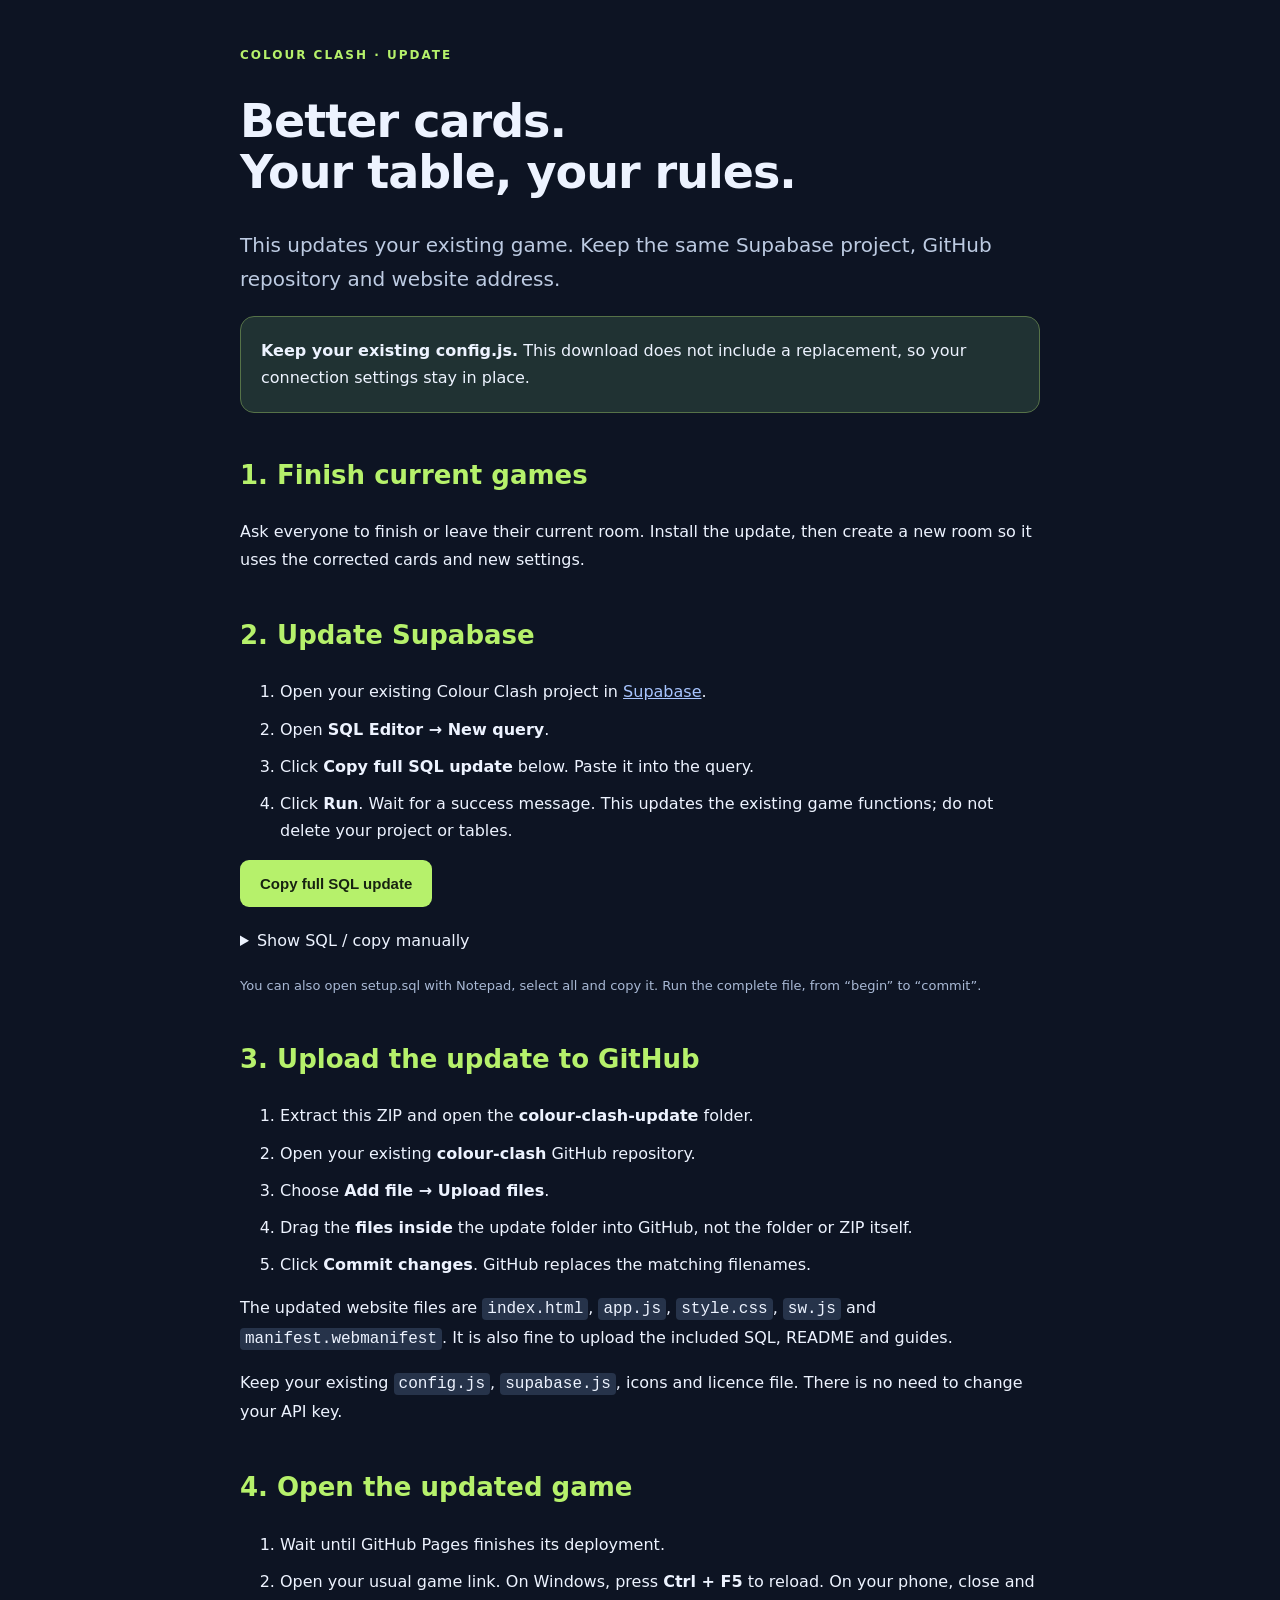
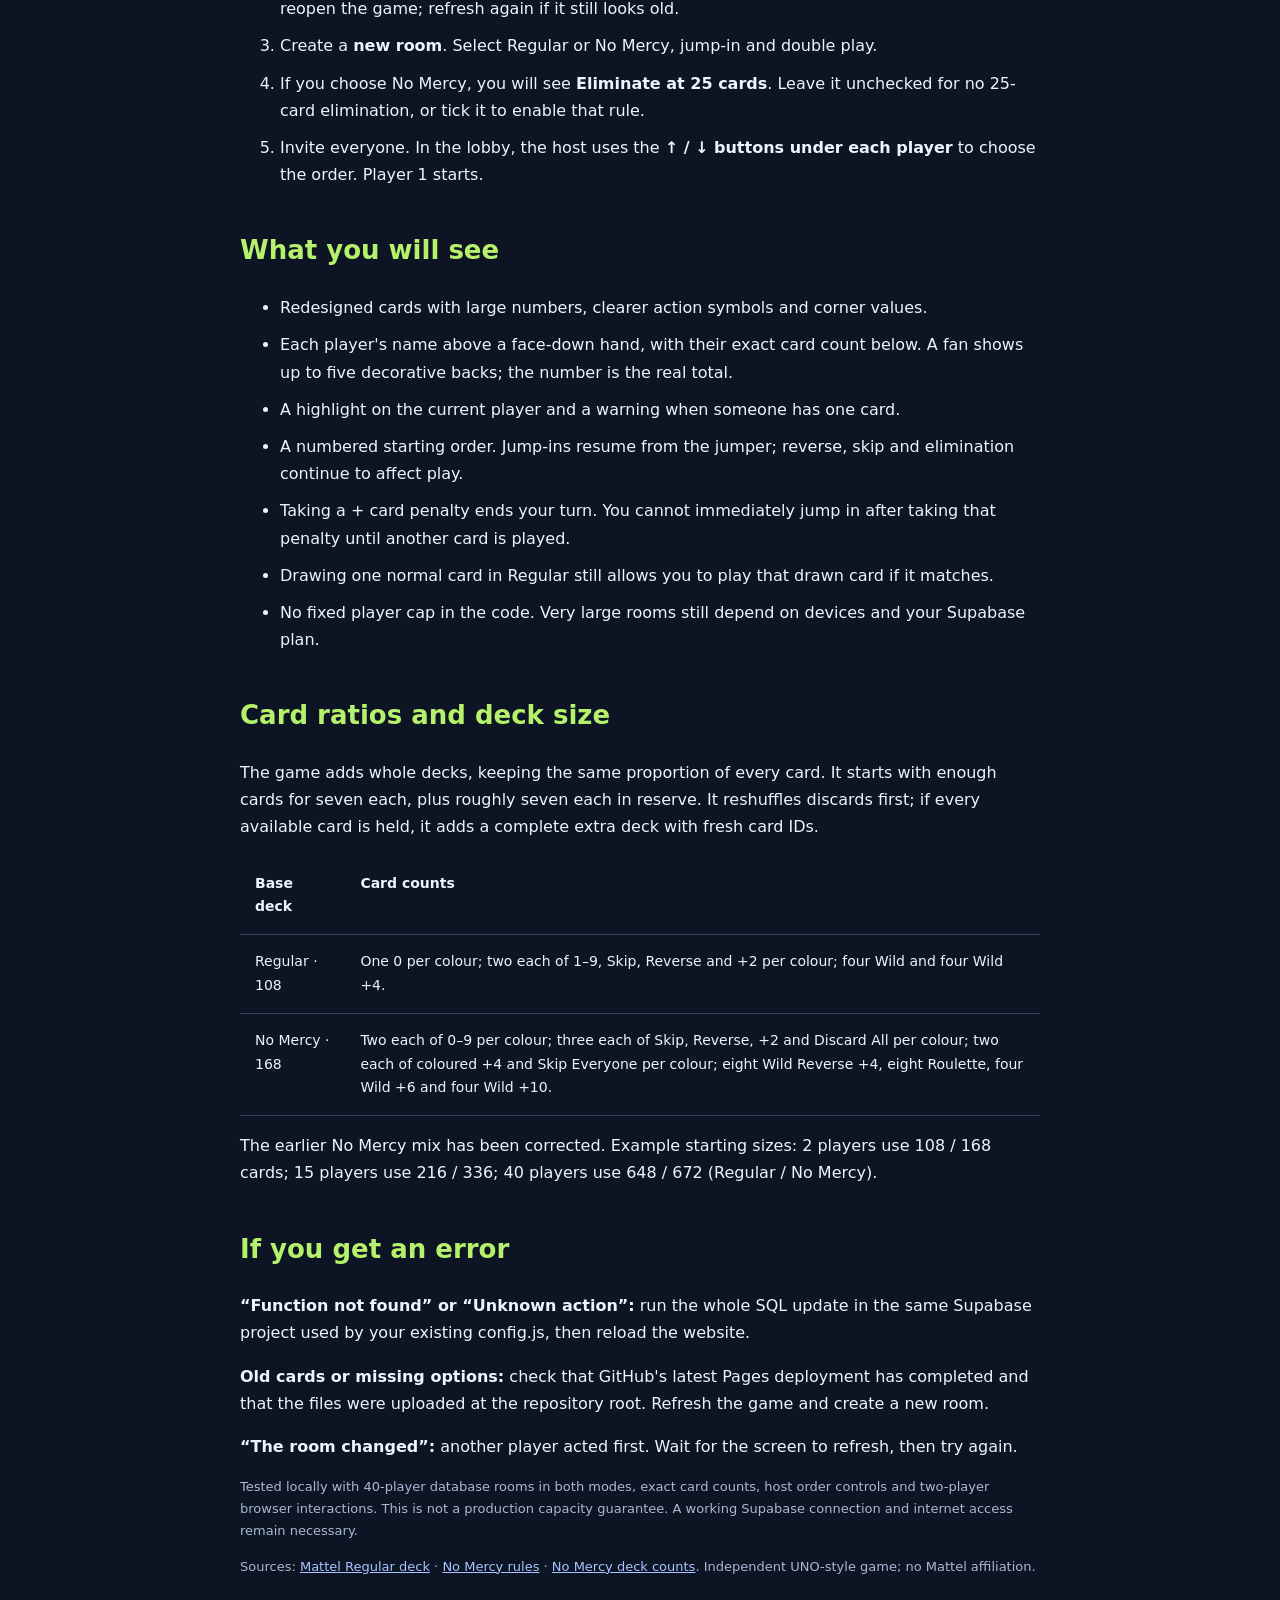
<file: UPDATE-HERE.html>
<!doctype html><html lang="en"><meta charset="utf-8"><meta name="viewport" content="width=device-width,initial-scale=1"><title>Update Colour Clash</title><style>*{box-sizing:border-box}body{background:#0d1423;color:#edf3ff;font:16px/1.7 system-ui;margin:0}main{max-width:850px;padding:45px 25px 80px;margin:auto}h1{font-size:46px;line-height:1.1;letter-spacing:-1px}h2{color:#b6f16b;margin-top:40px;font-size:26px}.tag{color:#b6f16b;letter-spacing:2px;font-size:12px;font-weight:bold}.lead{font-size:20px;color:#bdcbe2}.note{background:#203233;border:1px solid #567248;padding:20px;border-radius:14px}li{margin:10px 0}a{color:#a8c5ff}button{padding:15px 20px;border-radius:9px;border:0;background:#b6f16b;color:#172211;font-weight:bold;font-size:15px;cursor:pointer}textarea{width:100%;height:330px;background:#10192b;color:#dbe9ff;font:12px/1.6 monospace;padding:15px}details{margin:20px 0}code{background:#26334a;border-radius:4px;padding:2px 5px}.small{font-size:13px;color:#a9b9d5}td,th{padding:15px;border-bottom:1px solid #34435c;text-align:left;vertical-align:top}table{border-collapse:collapse;font-size:14px}#status{margin-left:12px;font-size:13px}@media(max-width:500px){h1{font-size:36px}main{padding:30px 18px}td,th{padding:8px;font-size:12px}}</style><main><div class="tag">COLOUR CLASH · UPDATE</div><h1>Better cards.<br>Your table, your rules.</h1><p class="lead">This updates your existing game. Keep the same Supabase project, GitHub repository and website address.</p><div class="note"><b>Keep your existing config.js.</b> This download does not include a replacement, so your connection settings stay in place.</div>
<h2>1. Finish current games</h2><p>Ask everyone to finish or leave their current room. Install the update, then create a new room so it uses the corrected cards and new settings.</p>
<h2>2. Update Supabase</h2><ol><li>Open your existing Colour Clash project in <a href="https://supabase.com/dashboard">Supabase</a>.</li><li>Open <b>SQL Editor → New query</b>.</li><li>Click <b>Copy full SQL update</b> below. Paste it into the query.</li><li>Click <b>Run</b>. Wait for a success message. This updates the existing game functions; do not delete your project or tables.</li></ol><button onclick="copyCode()">Copy full SQL update</button><span id="status"></span><details><summary>Show SQL / copy manually</summary><textarea id="sql" readonly spellcheck="false">-- Colour Clash v1. Run this WHOLE file in a NEW Supabase project&#x27;s SQL Editor.
-- No extensions, paid functions, Realtime switch, or table policies needed.
begin;
create schema if not exists clash_private;
revoke all on schema clash_private from public, anon, authenticated;
create table if not exists clash_private.rooms (
 code text primary key, host uuid not null, state jsonb not null,
 version integer not null default 0, updated_at timestamptz not null default now()
);
alter table clash_private.rooms enable row level security;
revoke all on clash_private.rooms from public, anon, authenticated;

create or replace function clash_private.shuffle(a jsonb) returns jsonb
language sql volatile set search_path = &#x27;&#x27; as $$
 select coalesce(jsonb_agg(value order by random()), &#x27;[]&#x27;::jsonb) from jsonb_array_elements(a)
$$;
drop function if exists clash_private.deck(text);
create or replace function clash_private.deck(mode text default &#x27;regular&#x27;, packs int default 1) returns jsonb
language plpgsql volatile set search_path = &#x27;&#x27; as $$
declare d jsonb := &#x27;[]&#x27;; c text; v text; copies int; k int; pack int; id int := 0; vals text[];
begin
 for pack in 1..packs loop
  foreach c in array array[&#x27;red&#x27;,&#x27;yellow&#x27;,&#x27;green&#x27;,&#x27;blue&#x27;] loop
   vals:=array[&#x27;0&#x27;,&#x27;1&#x27;,&#x27;2&#x27;,&#x27;3&#x27;,&#x27;4&#x27;,&#x27;5&#x27;,&#x27;6&#x27;,&#x27;7&#x27;,&#x27;8&#x27;,&#x27;9&#x27;,&#x27;skip&#x27;,&#x27;reverse&#x27;,&#x27;+2&#x27;];
   if mode=&#x27;mercy&#x27; then vals:=vals || array[&#x27;+4&#x27;,&#x27;skipall&#x27;,&#x27;discard&#x27;]; end if;
   foreach v in array vals loop
    copies:=case when mode=&#x27;regular&#x27; and v=&#x27;0&#x27; then 1 when mode=&#x27;mercy&#x27; and v in (&#x27;skip&#x27;,&#x27;reverse&#x27;,&#x27;+2&#x27;,&#x27;discard&#x27;) then 3 else 2 end;
    for k in 1..copies loop
     id:=id+1; d:=d || jsonb_build_array(jsonb_build_object(&#x27;id&#x27;,id,&#x27;color&#x27;,c,&#x27;value&#x27;,v));
    end loop;
   end loop;
  end loop;
  vals:=case when mode=&#x27;mercy&#x27; then array[&#x27;reverse4&#x27;,&#x27;+6&#x27;,&#x27;+10&#x27;,&#x27;roulette&#x27;] else array[&#x27;wild&#x27;,&#x27;+4&#x27;] end;
  foreach v in array vals loop
   copies:=case when mode=&#x27;mercy&#x27; and v in (&#x27;reverse4&#x27;,&#x27;roulette&#x27;) then 8 else 4 end;
   for k in 1..copies loop
    id:=id+1; d:=d || jsonb_build_array(jsonb_build_object(&#x27;id&#x27;,id,&#x27;color&#x27;,&#x27;wild&#x27;,&#x27;value&#x27;,v));
   end loop;
  end loop;
 end loop;
 return clash_private.shuffle(d);
end $$;
create or replace function clash_private.active_count(s jsonb) returns int
language sql immutable set search_path = &#x27;&#x27; as $$
 select count(*)::int from jsonb_array_elements(s-&gt;&#x27;players&#x27;) p where not coalesce((p-&gt;&gt;&#x27;out&#x27;)::boolean,false)
$$;
create or replace function clash_private.next_seat(s jsonb, steps int default 1) returns int
language plpgsql immutable set search_path = &#x27;&#x27; as $$
declare pos int:=(s-&gt;&gt;&#x27;turn&#x27;)::int; n int:=jsonb_array_length(s-&gt;&#x27;players&#x27;); k int; tries int;
begin
 if clash_private.active_count(s)=0 then return pos; end if;
 for k in 1..steps loop
  for tries in 1..n loop
   pos:=(pos+(s-&gt;&gt;&#x27;direction&#x27;)::int+n)%n;
   exit when not coalesce((s-&gt;&#x27;players&#x27;-&gt;pos-&gt;&gt;&#x27;out&#x27;)::boolean,false);
  end loop;
 end loop;
 return pos;
end $$;
create or replace function clash_private.draw(s jsonb, seat int, amount int) returns jsonb
language plpgsql volatile set search_path = &#x27;&#x27; as $$
declare d jsonb:=s-&gt;&#x27;deck&#x27;; pile jsonb:=s-&gt;&#x27;pile&#x27;; h jsonb:=s-&gt;&#x27;players&#x27;-&gt;seat-&gt;&#x27;hand&#x27;; k int; retired jsonb:=coalesce(s-&gt;&#x27;retired&#x27;,&#x27;[]&#x27;::jsonb); fresh jsonb; first_id int; max_id int;
 elimination boolean:=s-&gt;&#x27;settings&#x27;-&gt;&gt;&#x27;mode&#x27;=&#x27;mercy&#x27; and coalesce((s-&gt;&#x27;settings&#x27;-&gt;&gt;&#x27;eliminate25&#x27;)::boolean,false);
begin
 for k in 1..amount loop
  exit when elimination and jsonb_array_length(h)&gt;=25;
  if jsonb_array_length(d)=0 then
   d:=clash_private.shuffle((pile - (jsonb_array_length(pile)-1)) || retired); retired:=&#x27;[]&#x27;;
   if jsonb_array_length(pile)&gt;0 then pile:=jsonb_build_array(pile-&gt;(jsonb_array_length(pile)-1)); end if;
  end if;
  if jsonb_array_length(d)=0 then
   -- Everybody may be holding the remaining cards when elimination is off.
   -- Add one WHOLE base deck, with fresh IDs, instead of truncating a penalty.
   select coalesce(max((x-&gt;&gt;&#x27;id&#x27;)::int),0) into max_id from (
    select value x from jsonb_array_elements(coalesce(s-&gt;&#x27;deck&#x27;,&#x27;[]&#x27;) || coalesce(s-&gt;&#x27;pile&#x27;,&#x27;[]&#x27;) || coalesce(s-&gt;&#x27;retired&#x27;,&#x27;[]&#x27;) || h)
    union all select card from jsonb_array_elements(s-&gt;&#x27;players&#x27;) p cross join lateral jsonb_array_elements(p-&gt;&#x27;hand&#x27;) card
   ) all_cards;
   first_id:=greatest(coalesce((s-&gt;&gt;&#x27;nextCardId&#x27;)::int,1),max_id+1);
   fresh:=clash_private.deck(s-&gt;&#x27;settings&#x27;-&gt;&gt;&#x27;mode&#x27;,1);
   select jsonb_agg(jsonb_set(value,&#x27;{id}&#x27;,to_jsonb((value-&gt;&gt;&#x27;id&#x27;)::int+first_id-1)) order by ordinality) into d from jsonb_array_elements(fresh) with ordinality;
   s:=jsonb_set(s,&#x27;{nextCardId}&#x27;,to_jsonb(first_id+jsonb_array_length(fresh)));
   s:=jsonb_set(s,&#x27;{deckCopies}&#x27;,to_jsonb(coalesce((s-&gt;&gt;&#x27;deckCopies&#x27;)::int,1)+1));
  end if;
  h:=h || jsonb_build_array(d-&gt;0); d:=d-0;
 end loop;
 s:=jsonb_set(s,&#x27;{deck}&#x27;,d); s:=jsonb_set(s,&#x27;{pile}&#x27;,pile); s:=jsonb_set(s,&#x27;{retired}&#x27;,retired);
 return jsonb_set(s,array[&#x27;players&#x27;,seat::text,&#x27;hand&#x27;],h);
end $$;
create or replace function clash_private.draw_value(c jsonb) returns int
language sql immutable set search_path = &#x27;&#x27; as $$
 select case c-&gt;&gt;&#x27;value&#x27; when &#x27;+2&#x27; then 2 when &#x27;+4&#x27; then 4 when &#x27;reverse4&#x27; then 4 when &#x27;+6&#x27; then 6 when &#x27;+10&#x27; then 10 else 0 end
$$;
create or replace function clash_private.matches(c jsonb,s jsonb) returns boolean
language sql immutable set search_path = &#x27;&#x27; as $$
 select c-&gt;&gt;&#x27;color&#x27;=&#x27;wild&#x27; or c-&gt;&gt;&#x27;color&#x27;=s-&gt;&gt;&#x27;color&#x27; or c-&gt;&gt;&#x27;value&#x27;=(s-&gt;&#x27;pile&#x27;-&gt;(jsonb_array_length(s-&gt;&#x27;pile&#x27;)-1)-&gt;&gt;&#x27;value&#x27;)
$$;
create or replace function clash_private.finish(s jsonb) returns jsonb
language plpgsql set search_path = &#x27;&#x27; as $$
declare i int; ps jsonb; retired jsonb:=coalesce(s-&gt;&#x27;retired&#x27;,&#x27;[]&#x27;); active int;
begin
 if s-&gt;&#x27;settings&#x27;-&gt;&gt;&#x27;mode&#x27;=&#x27;mercy&#x27; and coalesce((s-&gt;&#x27;settings&#x27;-&gt;&gt;&#x27;eliminate25&#x27;)::boolean,false) then
  for i in 0..jsonb_array_length(s-&gt;&#x27;players&#x27;)-1 loop
   if jsonb_array_length(s-&gt;&#x27;players&#x27;-&gt;i-&gt;&#x27;hand&#x27;)&gt;=25 and not coalesce((s-&gt;&#x27;players&#x27;-&gt;i-&gt;&gt;&#x27;out&#x27;)::boolean,false) then
    retired:=retired || (s-&gt;&#x27;players&#x27;-&gt;i-&gt;&#x27;hand&#x27;);
    s:=jsonb_set(s,array[&#x27;players&#x27;,i::text,&#x27;hand&#x27;],&#x27;[]&#x27;); s:=jsonb_set(s,array[&#x27;players&#x27;,i::text,&#x27;out&#x27;],&#x27;true&#x27;);
    s:=jsonb_set(s,&#x27;{message}&#x27;,to_jsonb(coalesce(s-&gt;&gt;&#x27;message&#x27;,&#x27;&#x27;) || &#x27; &#x27; || (s-&gt;&#x27;players&#x27;-&gt;i-&gt;&gt;&#x27;name&#x27;) || &#x27; is out (25 cards).&#x27;));
   end if;
  end loop;
  s:=jsonb_set(s,&#x27;{retired}&#x27;,retired);
 end if;
 if s-&gt;&gt;&#x27;phase&#x27;=&#x27;playing&#x27; then
  active:=clash_private.active_count(s);
  for i in 0..jsonb_array_length(s-&gt;&#x27;players&#x27;)-1 loop
   if not coalesce((s-&gt;&#x27;players&#x27;-&gt;i-&gt;&gt;&#x27;out&#x27;)::boolean,false) and (jsonb_array_length(s-&gt;&#x27;players&#x27;-&gt;i-&gt;&#x27;hand&#x27;)=0 or active=1) then
    s:=jsonb_set(s,&#x27;{phase}&#x27;,&#x27;&quot;finished&quot;&#x27;); s:=jsonb_set(s,&#x27;{winner}&#x27;,s-&gt;&#x27;players&#x27;-&gt;i-&gt;&#x27;id&#x27;);
    s:=jsonb_set(s,&#x27;{message}&#x27;,to_jsonb(coalesce(s-&gt;&gt;&#x27;message&#x27;,&#x27;&#x27;) || &#x27; &#x27; || (s-&gt;&#x27;players&#x27;-&gt;i-&gt;&gt;&#x27;name&#x27;) || &#x27; wins!&#x27;)); exit;
   end if;
  end loop;
  if active=0 then s:=jsonb_set(s,&#x27;{phase}&#x27;,&#x27;&quot;finished&quot;&#x27;); end if;
 end if;
 return s;
end $$;

create or replace function public.clash_state(p_code text) returns jsonb
language plpgsql security definer set search_path = &#x27;&#x27; as $$
declare r clash_private.rooms; s jsonb; ps jsonb:=&#x27;[]&#x27;; p jsonb; mine jsonb; uid uuid:=auth.uid();
begin
 if uid is null then raise exception &#x27;Please reconnect.&#x27;; end if;
 select * into r from clash_private.rooms where code=upper(trim(p_code));
 if not found then raise exception &#x27;Room not found. Check the code or create a new room.&#x27;; end if;
 s:=r.state;
 for p in select value from jsonb_array_elements(s-&gt;&#x27;players&#x27;) loop
  ps:=ps || jsonb_build_array(jsonb_build_object(&#x27;id&#x27;,p-&gt;&gt;&#x27;id&#x27;,&#x27;name&#x27;,p-&gt;&gt;&#x27;name&#x27;,&#x27;count&#x27;,jsonb_array_length(p-&gt;&#x27;hand&#x27;),&#x27;out&#x27;,coalesce((p-&gt;&gt;&#x27;out&#x27;)::boolean,false),&#x27;left&#x27;,coalesce((p-&gt;&gt;&#x27;left&#x27;)::boolean,false)));
  if p-&gt;&gt;&#x27;id&#x27;=uid::text and not coalesce((p-&gt;&gt;&#x27;left&#x27;)::boolean,false) then mine:=p-&gt;&#x27;hand&#x27;; end if;
 end loop;
 if mine is null then raise exception &#x27;You are not in this room. Join it first.&#x27;; end if;
 return jsonb_build_object(&#x27;code&#x27;,r.code,&#x27;host&#x27;,r.host,&#x27;version&#x27;,r.version,&#x27;phase&#x27;,s-&gt;&gt;&#x27;phase&#x27;,&#x27;settings&#x27;,s-&gt;&#x27;settings&#x27;,
  &#x27;players&#x27;,ps,&#x27;hand&#x27;,mine,&#x27;turn&#x27;,s-&gt;&#x27;turn&#x27;,&#x27;direction&#x27;,s-&gt;&#x27;direction&#x27;,&#x27;color&#x27;,s-&gt;&#x27;color&#x27;,
  &#x27;top&#x27;,(s-&gt;&#x27;pile&#x27;)-&gt;(jsonb_array_length(s-&gt;&#x27;pile&#x27;)-1),
  &#x27;drawn&#x27;,case when s-&gt;&#x27;players&#x27;-&gt;((s-&gt;&gt;&#x27;turn&#x27;)::int)-&gt;&gt;&#x27;id&#x27;=uid::text then s-&gt;&#x27;drawn&#x27; else &#x27;null&#x27;::jsonb end,
  &#x27;skipJump&#x27;,s-&gt;&#x27;skipJump&#x27;,&#x27;pending&#x27;,s-&gt;&#x27;pending&#x27;,&#x27;minimum&#x27;,s-&gt;&#x27;minimum&#x27;,&#x27;roulette&#x27;,s-&gt;&#x27;roulette&#x27;,&#x27;winner&#x27;,s-&gt;&#x27;winner&#x27;,
  &#x27;deckCopies&#x27;,coalesce(s-&gt;&#x27;deckCopies&#x27;,&#x27;0&#x27;::jsonb),&#x27;message&#x27;,s-&gt;&gt;&#x27;message&#x27;,&#x27;deadline&#x27;,s-&gt;&#x27;deadline&#x27;,&#x27;serverTime&#x27;,extract(epoch from clock_timestamp()));
end $$;
-- Remove the old prototype overload if updating an earlier copy.
drop function if exists public.clash_enter(text,text);
drop function if exists public.clash_enter(text,text,text,boolean,boolean);
create or replace function public.clash_enter(p_name text, p_code text default null, p_mode text default &#x27;regular&#x27;,
 p_jump boolean default false, p_double boolean default false, p_elimination boolean default false) returns jsonb
language plpgsql security definer set search_path = &#x27;&#x27; as $$
declare uid uuid:=auth.uid(); r clash_private.rooms; c text; s jsonb; nm text:=left(trim(p_name),20); ps jsonb;
begin
 if uid is null then raise exception &#x27;Please reconnect.&#x27;; end if;
 if nm is null or length(nm)&lt;1 then raise exception &#x27;Enter your name first.&#x27;; end if;
 if p_mode is null or p_mode not in (&#x27;regular&#x27;,&#x27;mercy&#x27;) then raise exception &#x27;Choose a valid game mode.&#x27;; end if;
 perform pg_advisory_xact_lock(hashtext(uid::text));
 if p_code is null or trim(p_code)=&#x27;&#x27; then
  delete from clash_private.rooms where host=uid and updated_at&lt;now()-interval &#x27;24 hours&#x27;;
  if (select count(*) from clash_private.rooms where host=uid)&gt;=5 then raise exception &#x27;You already host five rooms. Rejoin one, or leave an old room first.&#x27;; end if;
  loop
   c:=upper(substr(replace(gen_random_uuid()::text,&#x27;-&#x27;,&#x27;&#x27;),1,8));
   exit when not exists(select 1 from clash_private.rooms where code=c);
  end loop;
  s:=jsonb_build_object(&#x27;phase&#x27;,&#x27;lobby&#x27;,&#x27;players&#x27;,jsonb_build_array(jsonb_build_object(&#x27;id&#x27;,uid,&#x27;name&#x27;,nm,&#x27;hand&#x27;,&#x27;[]&#x27;::jsonb,&#x27;out&#x27;,false,&#x27;left&#x27;,false)),
    &#x27;settings&#x27;,jsonb_build_object(&#x27;mode&#x27;,p_mode,&#x27;jump&#x27;,coalesce(p_jump,false),&#x27;double&#x27;,coalesce(p_double,false),&#x27;eliminate25&#x27;,p_mode=&#x27;mercy&#x27; and coalesce(p_elimination,false)),
    &#x27;deck&#x27;,&#x27;[]&#x27;::jsonb,&#x27;pile&#x27;,&#x27;[]&#x27;::jsonb,&#x27;retired&#x27;,&#x27;[]&#x27;::jsonb,&#x27;turn&#x27;,0,&#x27;direction&#x27;,1,&#x27;drawn&#x27;,null,&#x27;skipJump&#x27;,null,&#x27;pending&#x27;,0,&#x27;minimum&#x27;,0,&#x27;roulette&#x27;,false,&#x27;message&#x27;,nm || &#x27; opened the room.&#x27;);
  insert into clash_private.rooms(code,host,state) values(c,uid,s);
 else
  c:=upper(trim(p_code)); select * into r from clash_private.rooms where code=c for update;
  if not found then raise exception &#x27;Room not found. Check the eight-character code.&#x27;; end if;
  s:=r.state; ps:=s-&gt;&#x27;players&#x27;;
  if exists(select 1 from jsonb_array_elements(ps) p where p-&gt;&gt;&#x27;id&#x27;=uid::text and not coalesce((p-&gt;&gt;&#x27;left&#x27;)::boolean,false)) then return public.clash_state(c); end if;
  if s-&gt;&gt;&#x27;phase&#x27;&lt;&gt;&#x27;lobby&#x27; then raise exception &#x27;Game already started. Ask the host to return to the lobby after this round.&#x27;; end if;
  s:=jsonb_set(s,&#x27;{players}&#x27;,ps || jsonb_build_array(jsonb_build_object(&#x27;id&#x27;,uid,&#x27;name&#x27;,nm,&#x27;hand&#x27;,&#x27;[]&#x27;::jsonb,&#x27;out&#x27;,false,&#x27;left&#x27;,false)));
  s:=jsonb_set(s,&#x27;{message}&#x27;,to_jsonb(nm || &#x27; joined.&#x27;));
  update clash_private.rooms set state=s,version=version+1,updated_at=now() where code=c;
 end if;
 return public.clash_state(c);
end $$;

drop function if exists public.clash_action(text,int,text,int,text,boolean);
create or replace function public.clash_action(p_code text, p_version int, p_action text,
 p_card int default null, p_color text default null, p_uno boolean default false,
 p_double boolean default false, p_target text default null) returns jsonb
language plpgsql security definer set search_path = &#x27;&#x27; as $$
declare uid uuid:=auth.uid(); r clash_private.rooms; s jsonb; ps jsonb; h jsonb; oldhands jsonb; card jsonb; topcard jsonb; extras jsonb; item jsonb;
 seat int; n int; i int; j int; target int; steps int:=1; amount int:=0; before_count int; picked int; copies int:=1; idx int; jump boolean:=false;
 nm text; val text; msg text; mode text; advance boolean:=false; turnseat int; countbefore int; timeout boolean:=false; elimination boolean:=false; packs int;
begin
 if uid is null then raise exception &#x27;Please reconnect.&#x27;; end if;
 select * into r from clash_private.rooms where code=upper(trim(p_code)) for update;
 if not found then raise exception &#x27;Room no longer exists.&#x27;; end if;
 s:=r.state; ps:=s-&gt;&#x27;players&#x27;; n:=jsonb_array_length(ps); mode:=s-&gt;&#x27;settings&#x27;-&gt;&gt;&#x27;mode&#x27;; elimination:=mode=&#x27;mercy&#x27; and coalesce((s-&gt;&#x27;settings&#x27;-&gt;&gt;&#x27;eliminate25&#x27;)::boolean,false);
 for i in 0..n-1 loop if ps-&gt;i-&gt;&gt;&#x27;id&#x27;=uid::text and not coalesce((ps-&gt;i-&gt;&gt;&#x27;left&#x27;)::boolean,false) then seat:=i; end if; end loop;
 if seat is null then raise exception &#x27;Join this room first.&#x27;; end if;
 if p_version is distinct from r.version then raise exception &#x27;The room changed. Try again.&#x27;; end if;
 nm:=ps-&gt;seat-&gt;&gt;&#x27;name&#x27;;
 if p_action=&#x27;leave&#x27; then
  if s-&gt;&gt;&#x27;phase&#x27;=&#x27;lobby&#x27; then
   ps:=ps-seat; s:=jsonb_set(s,&#x27;{players}&#x27;,ps); s:=jsonb_set(s,&#x27;{turn}&#x27;,&#x27;0&#x27;);
  else
   s:=jsonb_set(s,&#x27;{retired}&#x27;,(s-&gt;&#x27;retired&#x27;) || (ps-&gt;seat-&gt;&#x27;hand&#x27;));
   s:=jsonb_set(s,array[&#x27;players&#x27;,seat::text,&#x27;hand&#x27;],&#x27;[]&#x27;); s:=jsonb_set(s,array[&#x27;players&#x27;,seat::text,&#x27;out&#x27;],&#x27;true&#x27;);
   s:=jsonb_set(s,array[&#x27;players&#x27;,seat::text,&#x27;left&#x27;],&#x27;true&#x27;);
   if seat=(s-&gt;&gt;&#x27;turn&#x27;)::int then
    s:=jsonb_set(s,&#x27;{turn}&#x27;,to_jsonb(clash_private.next_seat(s))); s:=jsonb_set(s,&#x27;{drawn}&#x27;,&#x27;null&#x27;);
    s:=jsonb_set(s,&#x27;{deadline}&#x27;,to_jsonb(extract(epoch from clock_timestamp())+120));
   end if;
   ps:=s-&gt;&#x27;players&#x27;;
  end if;
  if not exists(select 1 from jsonb_array_elements(ps) p where not coalesce((p-&gt;&gt;&#x27;left&#x27;)::boolean,false)) then
   delete from clash_private.rooms where code=r.code; return jsonb_build_object(&#x27;left&#x27;,true);
  end if;
  if r.host=uid then select (p-&gt;&gt;&#x27;id&#x27;)::uuid into r.host from jsonb_array_elements(ps) p where not coalesce((p-&gt;&gt;&#x27;left&#x27;)::boolean,false) limit 1; end if;
  s:=jsonb_set(s,&#x27;{message}&#x27;,to_jsonb(nm || &#x27; left the room.&#x27;)); s:=clash_private.finish(s);
  update clash_private.rooms set state=s,host=r.host,version=version+1,updated_at=now() where code=r.code;
  return jsonb_build_object(&#x27;left&#x27;,true);
 elsif p_action=&#x27;lobby&#x27; then
  if uid&lt;&gt;r.host or s-&gt;&gt;&#x27;phase&#x27;&lt;&gt;&#x27;finished&#x27; then raise exception &#x27;Only the host can reopen a finished game.&#x27;; end if;
  select coalesce(jsonb_agg(jsonb_set(jsonb_set(p,&#x27;{hand}&#x27;,&#x27;[]&#x27;),&#x27;{out}&#x27;,&#x27;false&#x27;)),&#x27;[]&#x27;) into ps from jsonb_array_elements(ps) p where not coalesce((p-&gt;&gt;&#x27;left&#x27;)::boolean,false);
  s:=jsonb_set(s,&#x27;{players}&#x27;,ps); s:=jsonb_set(s,&#x27;{phase}&#x27;,&#x27;&quot;lobby&quot;&#x27;);
  s:=s || jsonb_build_object(&#x27;deck&#x27;,&#x27;[]&#x27;::jsonb,&#x27;pile&#x27;,&#x27;[]&#x27;::jsonb,&#x27;retired&#x27;,&#x27;[]&#x27;::jsonb,&#x27;turn&#x27;,0,&#x27;drawn&#x27;,null,&#x27;skipJump&#x27;,null,&#x27;pending&#x27;,0,&#x27;minimum&#x27;,0,&#x27;roulette&#x27;,false);
  s:=s-&#x27;winner&#x27;-&#x27;deadline&#x27;; msg:=&#x27;Lobby open. Invite friends or start again.&#x27;;
 elsif p_action=&#x27;reorder&#x27; then
  if uid&lt;&gt;r.host then raise exception &#x27;Only the host can change the starting order.&#x27;; end if;
  if s-&gt;&gt;&#x27;phase&#x27;&lt;&gt;&#x27;lobby&#x27; then raise exception &#x27;Starting order can only be changed in the lobby.&#x27;; end if;
  if p_card is null or p_card&lt;0 or p_card&gt;=n then raise exception &#x27;Choose a valid position in the order.&#x27;; end if;
  select value,(ordinality-1)::int into item,idx from jsonb_array_elements(ps) with ordinality where value-&gt;&gt;&#x27;id&#x27;=p_target;
  if item is null then raise exception &#x27;That player is no longer in the room.&#x27;; end if;
  ps:=ps-idx; ps:=jsonb_insert(ps,array[p_card::text],item);
  s:=jsonb_set(s,&#x27;{players}&#x27;,ps); s:=jsonb_set(s,&#x27;{turn}&#x27;,&#x27;0&#x27;);
  msg:=&#x27;Host updated the order. &#x27; || (ps-&gt;0-&gt;&gt;&#x27;name&#x27;) || &#x27; will start.&#x27;;
 elsif p_action=&#x27;start&#x27; then
  if uid&lt;&gt;r.host then raise exception &#x27;Only the host can start.&#x27;; end if;
  if s-&gt;&gt;&#x27;phase&#x27;&lt;&gt;&#x27;lobby&#x27; then raise exception &#x27;Return to the lobby first.&#x27;; end if;
  if n&lt;2 then raise exception &#x27;You need at least two players.&#x27;; end if;
  packs:=greatest(1,ceil((n::numeric*14+1)/(case when mode=&#x27;mercy&#x27; then 168 else 108 end))::int);
  s:=jsonb_set(s,&#x27;{deck}&#x27;,clash_private.deck(mode,packs));
  s:=jsonb_set(s,&#x27;{deckCopies}&#x27;,to_jsonb(packs)); s:=jsonb_set(s,&#x27;{nextCardId}&#x27;,to_jsonb(jsonb_array_length(s-&gt;&#x27;deck&#x27;)+1)); s:=jsonb_set(s,&#x27;{pile}&#x27;,&#x27;[]&#x27;); s:=jsonb_set(s,&#x27;{retired}&#x27;,&#x27;[]&#x27;);
  for i in 0..n-1 loop s:=jsonb_set(s,array[&#x27;players&#x27;,i::text,&#x27;hand&#x27;],&#x27;[]&#x27;); s:=clash_private.draw(s,i,7); end loop;
  select value,(ordinality-1)::int into card,idx from jsonb_array_elements(s-&gt;&#x27;deck&#x27;) with ordinality where value-&gt;&gt;&#x27;value&#x27; ~ &#x27;^[0-9]$&#x27; limit 1;
  s:=jsonb_set(s,&#x27;{deck}&#x27;,(s-&gt;&#x27;deck&#x27;)-idx); s:=jsonb_set(s,&#x27;{pile}&#x27;,jsonb_build_array(card));
  s:=s || jsonb_build_object(&#x27;color&#x27;,card-&gt;&gt;&#x27;color&#x27;,&#x27;phase&#x27;,&#x27;playing&#x27;,&#x27;turn&#x27;,0,&#x27;direction&#x27;,1,&#x27;drawn&#x27;,null,&#x27;skipJump&#x27;,null,&#x27;pending&#x27;,0,&#x27;minimum&#x27;,0,&#x27;roulette&#x27;,false,&#x27;deadline&#x27;,extract(epoch from clock_timestamp())+120);
  s:=s-&#x27;winner&#x27;; msg:=&#x27;Cards dealt. Let’s play!&#x27;;
 else
  if s-&gt;&gt;&#x27;phase&#x27;&lt;&gt;&#x27;playing&#x27; then raise exception &#x27;The game is not running.&#x27;; end if;
  turnseat:=(s-&gt;&gt;&#x27;turn&#x27;)::int;
  timeout:=p_action=&#x27;timeout&#x27;;
  if timeout then
   if extract(epoch from clock_timestamp()) &lt; (s-&gt;&gt;&#x27;deadline&#x27;)::numeric then raise exception &#x27;There is still time on this turn.&#x27;; end if;
   seat:=turnseat; nm:=ps-&gt;seat-&gt;&gt;&#x27;name&#x27;;
  elsif coalesce((ps-&gt;seat-&gt;&gt;&#x27;out&#x27;)::boolean,false) then raise exception &#x27;You are out this round. You can watch until the rematch.&#x27;;
  end if;
  h:=s-&gt;&#x27;players&#x27;-&gt;seat-&gt;&#x27;hand&#x27;; topcard:=s-&gt;&#x27;pile&#x27;-&gt;(jsonb_array_length(s-&gt;&#x27;pile&#x27;)-1); countbefore:=jsonb_array_length(h);
  if not timeout and extract(epoch from clock_timestamp()) &gt;= (s-&gt;&gt;&#x27;deadline&#x27;)::numeric then raise exception &#x27;Time is up. Wait for the next turn.&#x27;; end if;
  if p_action=&#x27;play&#x27; then
   select value,(ordinality-1)::int into card,idx from jsonb_array_elements(h) with ordinality where (value-&gt;&gt;&#x27;id&#x27;)::int=p_card;
   if card is null then raise exception &#x27;That card is not in your hand.&#x27;; end if;
   jump:=seat&lt;&gt;turnseat;
   if jump then
    if s-&gt;&gt;&#x27;skipJump&#x27;=uid::text then raise exception &#x27;Taking a draw penalty ends your turn. Wait for another card to be played before jumping in.&#x27;; end if;
    if not coalesce((s-&gt;&#x27;settings&#x27;-&gt;&gt;&#x27;jump&#x27;)::boolean,false) or card-&gt;&gt;&#x27;color&#x27;&lt;&gt;topcard-&gt;&gt;&#x27;color&#x27; or card-&gt;&gt;&#x27;value&#x27;&lt;&gt;topcard-&gt;&gt;&#x27;value&#x27; then raise exception &#x27;Wait for your turn, or jump in with an exact matching card.&#x27;; end if;
    if (s-&gt;&gt;&#x27;roulette&#x27;)::boolean or (s-&gt;&gt;&#x27;pending&#x27;)::int&gt;0 then raise exception &#x27;Resolve the draw penalty before jumping in.&#x27;; end if;
   elsif s-&gt;&gt;&#x27;drawn&#x27; is not null and (s-&gt;&gt;&#x27;drawn&#x27;)::int&lt;&gt;p_card then raise exception &#x27;You can only play the card you just drew.&#x27;;
   end if;
   val:=card-&gt;&gt;&#x27;value&#x27;; amount:=clash_private.draw_value(card);
   if (s-&gt;&gt;&#x27;roulette&#x27;)::boolean then raise exception &#x27;Choose a roulette colour first.&#x27;; end if;
   if (s-&gt;&gt;&#x27;pending&#x27;)::int&gt;0 then
    if amount&lt;(s-&gt;&gt;&#x27;minimum&#x27;)::int then raise exception &#x27;Stack a draw card of equal or higher value, or take the penalty.&#x27;; end if;
   elsif not clash_private.matches(card,s) then raise exception &#x27;Match the colour or symbol.&#x27;;
   end if;
   if mode=&#x27;regular&#x27; and val=&#x27;+4&#x27; and exists(select 1 from jsonb_array_elements(h) x where x-&gt;&gt;&#x27;color&#x27;=s-&gt;&gt;&#x27;color&#x27;) then raise exception &#x27;You can only play +4 when you have no cards of the current colour.&#x27;; end if;
   if card-&gt;&gt;&#x27;color&#x27;=&#x27;wild&#x27; and val&lt;&gt;&#x27;roulette&#x27; and (p_color is null or p_color not in (&#x27;red&#x27;,&#x27;yellow&#x27;,&#x27;green&#x27;,&#x27;blue&#x27;)) then raise exception &#x27;Choose a colour.&#x27;; end if;
   h:=h-idx;
   if coalesce(p_double,false) then
    if not coalesce((s-&gt;&#x27;settings&#x27;-&gt;&gt;&#x27;double&#x27;)::boolean,false) then raise exception &#x27;Double play is off in this room.&#x27;; end if;
    if not jump and s-&gt;&gt;&#x27;drawn&#x27; is not null then raise exception &#x27;After drawing, play only the drawn card.&#x27;; end if;
    select (ordinality-1)::int into idx from jsonb_array_elements(h) with ordinality where value-&gt;&gt;&#x27;color&#x27;=card-&gt;&gt;&#x27;color&#x27; and value-&gt;&gt;&#x27;value&#x27;=val limit 1;
    if idx is null then raise exception &#x27;You need two identical cards (same colour and symbol).&#x27;; end if;
    s:=jsonb_set(s,&#x27;{pile}&#x27;,(s-&gt;&#x27;pile&#x27;) || jsonb_build_array(h-&gt;idx)); h:=h-idx; copies:=2;
   end if;
   s:=jsonb_set(s,&#x27;{skipJump}&#x27;,&#x27;null&#x27;);
   s:=jsonb_set(s,&#x27;{turn}&#x27;,to_jsonb(seat));
   if mode=&#x27;mercy&#x27; and val=&#x27;discard&#x27; then
    select coalesce(jsonb_agg(value),&#x27;[]&#x27;) into extras from jsonb_array_elements(h) where value-&gt;&gt;&#x27;color&#x27;=card-&gt;&gt;&#x27;color&#x27;;
    select coalesce(jsonb_agg(value),&#x27;[]&#x27;) into h from jsonb_array_elements(h) where value-&gt;&gt;&#x27;color&#x27;&lt;&gt;card-&gt;&gt;&#x27;color&#x27;;
    s:=jsonb_set(s,&#x27;{pile}&#x27;,(s-&gt;&#x27;pile&#x27;) || extras);
   end if;
   s:=jsonb_set(s,array[&#x27;players&#x27;,seat::text,&#x27;hand&#x27;],h);
   s:=jsonb_set(s,&#x27;{pile}&#x27;,(s-&gt;&#x27;pile&#x27;) || jsonb_build_array(card));
   if val&lt;&gt;&#x27;roulette&#x27; then s:=jsonb_set(s,&#x27;{color}&#x27;,to_jsonb(case when card-&gt;&gt;&#x27;color&#x27;=&#x27;wild&#x27; then p_color else card-&gt;&gt;&#x27;color&#x27; end)); end if;
   msg:=nm || case when jump then &#x27; jumped in with &#x27; else &#x27; played &#x27; end || copies || &#x27; × &#x27; || (card-&gt;&gt;&#x27;color&#x27;) || &#x27; &#x27; || val || &#x27;.&#x27;;
   -- Finishing on any card wins immediately, before swap/pass effects.
   if jsonb_array_length(h)=0 then
    s:=jsonb_set(s,&#x27;{phase}&#x27;,&#x27;&quot;finished&quot;&#x27;); s:=jsonb_set(s,&#x27;{winner}&#x27;,to_jsonb(uid::text)); msg:=msg || &#x27; &#x27; || nm || &#x27; wins!&#x27;;
   else
    if val in (&#x27;reverse&#x27;,&#x27;reverse4&#x27;) then s:=jsonb_set(s,&#x27;{direction}&#x27;,to_jsonb(-(s-&gt;&gt;&#x27;direction&#x27;)::int)); if clash_private.active_count(s)=2 then steps:=2; end if; end if;
    if val=&#x27;skip&#x27; then steps:=2; end if;
    if val=&#x27;skipall&#x27; then steps:=0; end if;
    if amount&gt;0 then
     if mode=&#x27;mercy&#x27; then
      s:=jsonb_set(s,&#x27;{pending}&#x27;,to_jsonb((s-&gt;&gt;&#x27;pending&#x27;)::int+amount*copies)); s:=jsonb_set(s,&#x27;{minimum}&#x27;,to_jsonb(amount));
     else
      target:=clash_private.next_seat(s); s:=clash_private.draw(s,target,amount*copies); steps:=2;
      s:=jsonb_set(s,&#x27;{skipJump}&#x27;,ps-&gt;target-&gt;&#x27;id&#x27;);
      msg:=msg || &#x27; &#x27; || (ps-&gt;target-&gt;&gt;&#x27;name&#x27;) || &#x27; draws &#x27; || amount*copies || &#x27; and misses a turn.&#x27;;
     end if;
    end if;
    if mode=&#x27;mercy&#x27; and val=&#x27;7&#x27; then
     select (ordinality-1)::int into target from jsonb_array_elements(s-&gt;&#x27;players&#x27;) with ordinality where value-&gt;&gt;&#x27;id&#x27;=p_target and value-&gt;&gt;&#x27;id&#x27;&lt;&gt;uid::text and not coalesce((value-&gt;&gt;&#x27;out&#x27;)::boolean,false);
     if target is null then raise exception &#x27;Choose an active player to swap hands with.&#x27;; end if;
     s:=jsonb_set(s,array[&#x27;players&#x27;,seat::text,&#x27;hand&#x27;],s-&gt;&#x27;players&#x27;-&gt;target-&gt;&#x27;hand&#x27;);
     s:=jsonb_set(s,array[&#x27;players&#x27;,target::text,&#x27;hand&#x27;],h); msg:=msg || &#x27; Swapped hands with &#x27; || (ps-&gt;target-&gt;&gt;&#x27;name&#x27;) || &#x27;.&#x27;;
    elsif mode=&#x27;mercy&#x27; and val=&#x27;0&#x27; then
     oldhands:=s-&gt;&#x27;players&#x27;;
     for j in 0..n-1 loop
      if not coalesce((oldhands-&gt;j-&gt;&gt;&#x27;out&#x27;)::boolean,false) then
       target:=clash_private.next_seat(jsonb_set(s,&#x27;{turn}&#x27;,to_jsonb(j)));
       s:=jsonb_set(s,array[&#x27;players&#x27;,target::text,&#x27;hand&#x27;],oldhands-&gt;j-&gt;&#x27;hand&#x27;);
      end if;
     end loop;
     msg:=msg || &#x27; Everyone passed their hand.&#x27;;
    end if;
    -- Simplified digital ONE CARD rule applies to the played hand before swaps.
    if jsonb_array_length(h)=1 then
     if coalesce(p_uno,false) then msg:=msg || &#x27; ONE CARD!&#x27;;
     else s:=clash_private.draw(s,seat,2); msg:=msg || &#x27; Forgot ONE CARD: drew 2.&#x27;; end if;
    end if;
    if val=&#x27;roulette&#x27; then s:=jsonb_set(s,&#x27;{roulette}&#x27;,&#x27;true&#x27;); end if;
   end if;
   advance:=true;
  else
   if not timeout and seat&lt;&gt;turnseat then raise exception &#x27;Wait for your turn.&#x27;; end if;
   if not timeout and extract(epoch from clock_timestamp()) &gt;= (s-&gt;&gt;&#x27;deadline&#x27;)::numeric then raise exception &#x27;Time is up. Wait for the next turn.&#x27;; end if;
   if (s-&gt;&gt;&#x27;roulette&#x27;)::boolean then
    if not timeout and p_action&lt;&gt;&#x27;roulette&#x27; then raise exception &#x27;Choose a roulette colour first.&#x27;; end if;
    if timeout then p_color:=&#x27;red&#x27;; end if;
    if p_color is null or p_color not in (&#x27;red&#x27;,&#x27;yellow&#x27;,&#x27;green&#x27;,&#x27;blue&#x27;) then raise exception &#x27;Choose a colour.&#x27;; end if;
    loop
     before_count:=jsonb_array_length(s-&gt;&#x27;players&#x27;-&gt;seat-&gt;&#x27;hand&#x27;); s:=clash_private.draw(s,seat,1); h:=s-&gt;&#x27;players&#x27;-&gt;seat-&gt;&#x27;hand&#x27;;
     exit when jsonb_array_length(h)=before_count;
     card:=h-&gt;(jsonb_array_length(h)-1);
     exit when card-&gt;&gt;&#x27;color&#x27;=p_color or (elimination and jsonb_array_length(h)&gt;=25);
    end loop;
    s:=jsonb_set(s,&#x27;{color}&#x27;,to_jsonb(p_color)); s:=jsonb_set(s,&#x27;{roulette}&#x27;,&#x27;false&#x27;); s:=jsonb_set(s,&#x27;{skipJump}&#x27;,ps-&gt;seat-&gt;&#x27;id&#x27;);
    msg:=nm || &#x27; chose &#x27; || p_color || &#x27; and drew &#x27; || (jsonb_array_length(h)-countbefore) || &#x27; in roulette.&#x27;; advance:=true;
   elsif (s-&gt;&gt;&#x27;pending&#x27;)::int&gt;0 then
    if not timeout and p_action&lt;&gt;&#x27;draw&#x27; then raise exception &#x27;Stack a draw card or take the penalty.&#x27;; end if;
    amount:=(s-&gt;&gt;&#x27;pending&#x27;)::int; s:=clash_private.draw(s,seat,amount);
    s:=jsonb_set(s,&#x27;{skipJump}&#x27;,ps-&gt;seat-&gt;&#x27;id&#x27;);
    s:=jsonb_set(s,&#x27;{pending}&#x27;,&#x27;0&#x27;); s:=jsonb_set(s,&#x27;{minimum}&#x27;,&#x27;0&#x27;); msg:=nm || &#x27; took a +&#x27; || amount || &#x27; penalty.&#x27;; advance:=true;
   elsif timeout then
    if s-&gt;&gt;&#x27;drawn&#x27; is null then s:=clash_private.draw(s,seat,1); end if;
    msg:=nm || &#x27; ran out of time. Turn passed.&#x27;; advance:=true;
   elsif p_action=&#x27;draw&#x27; then
    if s-&gt;&gt;&#x27;drawn&#x27; is not null then raise exception &#x27;You already drew. Play that card or pass.&#x27;; end if;
    if mode=&#x27;mercy&#x27; and exists(select 1 from jsonb_array_elements(h) x where clash_private.matches(x,s)) then raise exception &#x27;You have a playable card. Play it instead of drawing.&#x27;; end if;
    loop
     before_count:=jsonb_array_length(s-&gt;&#x27;players&#x27;-&gt;seat-&gt;&#x27;hand&#x27;); s:=clash_private.draw(s,seat,1); h:=s-&gt;&#x27;players&#x27;-&gt;seat-&gt;&#x27;hand&#x27;;
     if jsonb_array_length(h)=before_count then advance:=true; exit; end if;
     card:=h-&gt;(jsonb_array_length(h)-1);
     exit when mode=&#x27;regular&#x27; or clash_private.matches(card,s) or (elimination and jsonb_array_length(h)&gt;=25);
    end loop;
    s:=jsonb_set(s,&#x27;{drawn}&#x27;,coalesce(card-&gt;&#x27;id&#x27;,&#x27;null&#x27;::jsonb));
    msg:=nm || &#x27; drew &#x27; || (jsonb_array_length(h)-countbefore) || &#x27; card(s).&#x27;;
    if elimination and jsonb_array_length(h)&gt;=25 then advance:=true; end if;
   elsif p_action=&#x27;pass&#x27; then
    if s-&gt;&gt;&#x27;drawn&#x27; is null then raise exception &#x27;Draw a card before passing.&#x27;; end if;
    if mode=&#x27;mercy&#x27; and exists(select 1 from jsonb_array_elements(h) x where (x-&gt;&gt;&#x27;id&#x27;)::int=(s-&gt;&gt;&#x27;drawn&#x27;)::int and clash_private.matches(x,s)) then raise exception &#x27;In No Mercy, you must play the matching card you drew.&#x27;; end if;
    advance:=true; msg:=nm || &#x27; passed.&#x27;;
   else raise exception &#x27;Unknown action.&#x27;;
   end if;
  end if;
  s:=jsonb_set(s,&#x27;{message}&#x27;,to_jsonb(msg)); s:=clash_private.finish(s); msg:=s-&gt;&gt;&#x27;message&#x27;;
  if advance then
   if steps=0 and coalesce((s-&gt;&#x27;players&#x27;-&gt;((s-&gt;&gt;&#x27;turn&#x27;)::int)-&gt;&gt;&#x27;out&#x27;)::boolean,false) then steps:=1; end if;
   s:=jsonb_set(s,&#x27;{turn}&#x27;,to_jsonb(clash_private.next_seat(s,steps))); s:=jsonb_set(s,&#x27;{drawn}&#x27;,&#x27;null&#x27;);
   s:=jsonb_set(s,&#x27;{deadline}&#x27;,to_jsonb(extract(epoch from clock_timestamp())+120));
  end if;
 end if;
 s:=jsonb_set(s,&#x27;{message}&#x27;,to_jsonb(msg));
 update clash_private.rooms set state=s,version=version+1,updated_at=now() where code=r.code;
 return public.clash_state(r.code);
end $$;
revoke all on all functions in schema clash_private from public, anon, authenticated;
revoke all on function public.clash_state(text) from public, anon;
revoke all on function public.clash_enter(text,text,text,boolean,boolean,boolean) from public, anon;
revoke all on function public.clash_action(text,int,text,int,text,boolean,boolean,text) from public, anon;
grant execute on function public.clash_state(text) to authenticated;
grant execute on function public.clash_enter(text,text,text,boolean,boolean,boolean) to authenticated;
grant execute on function public.clash_action(text,int,text,int,text,boolean,boolean,text) to authenticated;
commit;
</textarea></details><p class="small">You can also open setup.sql with Notepad, select all and copy it. Run the complete file, from “begin” to “commit”.</p>
<h2>3. Upload the update to GitHub</h2><ol><li>Extract this ZIP and open the <b>colour-clash-update</b> folder.</li><li>Open your existing <b>colour-clash</b> GitHub repository.</li><li>Choose <b>Add file → Upload files</b>.</li><li>Drag the <b>files inside</b> the update folder into GitHub, not the folder or ZIP itself.</li><li>Click <b>Commit changes</b>. GitHub replaces the matching filenames.</li></ol><p>The updated website files are <code>index.html</code>, <code>app.js</code>, <code>style.css</code>, <code>sw.js</code> and <code>manifest.webmanifest</code>. It is also fine to upload the included SQL, README and guides.</p><p>Keep your existing <code>config.js</code>, <code>supabase.js</code>, icons and licence file. There is no need to change your API key.</p>
<h2>4. Open the updated game</h2><ol><li>Wait until GitHub Pages finishes its deployment.</li><li>Open your usual game link. On Windows, press <b>Ctrl + F5</b> to reload. On your phone, close and reopen the game; refresh again if it still looks old.</li><li>Create a <b>new room</b>. Select Regular or No Mercy, jump-in and double play.</li><li>If you choose No Mercy, you will see <b>Eliminate at 25 cards</b>. Leave it unchecked for no 25-card elimination, or tick it to enable that rule.</li><li>Invite everyone. In the lobby, the host uses the <b>↑ / ↓ buttons under each player</b> to choose the order. Player 1 starts.</li></ol>
<h2>What you will see</h2><ul><li>Redesigned cards with large numbers, clearer action symbols and corner values.</li><li>Each player's name above a face-down hand, with their exact card count below. A fan shows up to five decorative backs; the number is the real total.</li><li>A highlight on the current player and a warning when someone has one card.</li><li>A numbered starting order. Jump-ins resume from the jumper; reverse, skip and elimination continue to affect play.</li><li>Taking a + card penalty ends your turn. You cannot immediately jump in after taking that penalty until another card is played.</li><li>Drawing one normal card in Regular still allows you to play that drawn card if it matches.</li><li>No fixed player cap in the code. Very large rooms still depend on devices and your Supabase plan.</li></ul>
<h2>Card ratios and deck size</h2><p>The game adds whole decks, keeping the same proportion of every card. It starts with enough cards for seven each, plus roughly seven each in reserve. It reshuffles discards first; if every available card is held, it adds a complete extra deck with fresh card IDs.</p><table><tr><th>Base deck</th><th>Card counts</th></tr><tr><td>Regular · 108</td><td>One 0 per colour; two each of 1–9, Skip, Reverse and +2 per colour; four Wild and four Wild +4.</td></tr><tr><td>No Mercy · 168</td><td>Two each of 0–9 per colour; three each of Skip, Reverse, +2 and Discard All per colour; two each of coloured +4 and Skip Everyone per colour; eight Wild Reverse +4, eight Roulette, four Wild +6 and four Wild +10.</td></tr></table><p>The earlier No Mercy mix has been corrected. Example starting sizes: 2 players use 108 / 168 cards; 15 players use 216 / 336; 40 players use 648 / 672 (Regular / No Mercy).</p>
<h2>If you get an error</h2><p><b>“Function not found” or “Unknown action”:</b> run the whole SQL update in the same Supabase project used by your existing config.js, then reload the website.</p><p><b>Old cards or missing options:</b> check that GitHub's latest Pages deployment has completed and that the files were uploaded at the repository root. Refresh the game and create a new room.</p><p><b>“The room changed”:</b> another player acted first. Wait for the screen to refresh, then try again.</p><p class="small">Tested locally with 40-player database rooms in both modes, exact card counts, host order controls and two-player browser interactions. This is not a production capacity guarantee. A working Supabase connection and internet access remain necessary.</p><p class="small">Sources: <a href="https://service.mattel.com/instruction_sheets/W2085.pdf">Mattel Regular deck</a> · <a href="https://service.mattel.com/instruction_sheets/HVW18-Eng.pdf">No Mercy rules</a> · <a href="https://ruthlessgame.com/blog/uno/todas-las-cartas">No Mercy deck counts</a>. Independent UNO-style game; no Mattel affiliation.</p></main><script>async function copyCode(){const t=document.getElementById('sql');try{await navigator.clipboard.writeText(t.value);document.getElementById('status').textContent='Copied. Paste into SQL Editor.';}catch{t.parentElement.open=true;t.select();document.execCommand('copy');document.getElementById('status').textContent='Code selected. Press Ctrl+C if needed.';}}</script></html>
</file>
